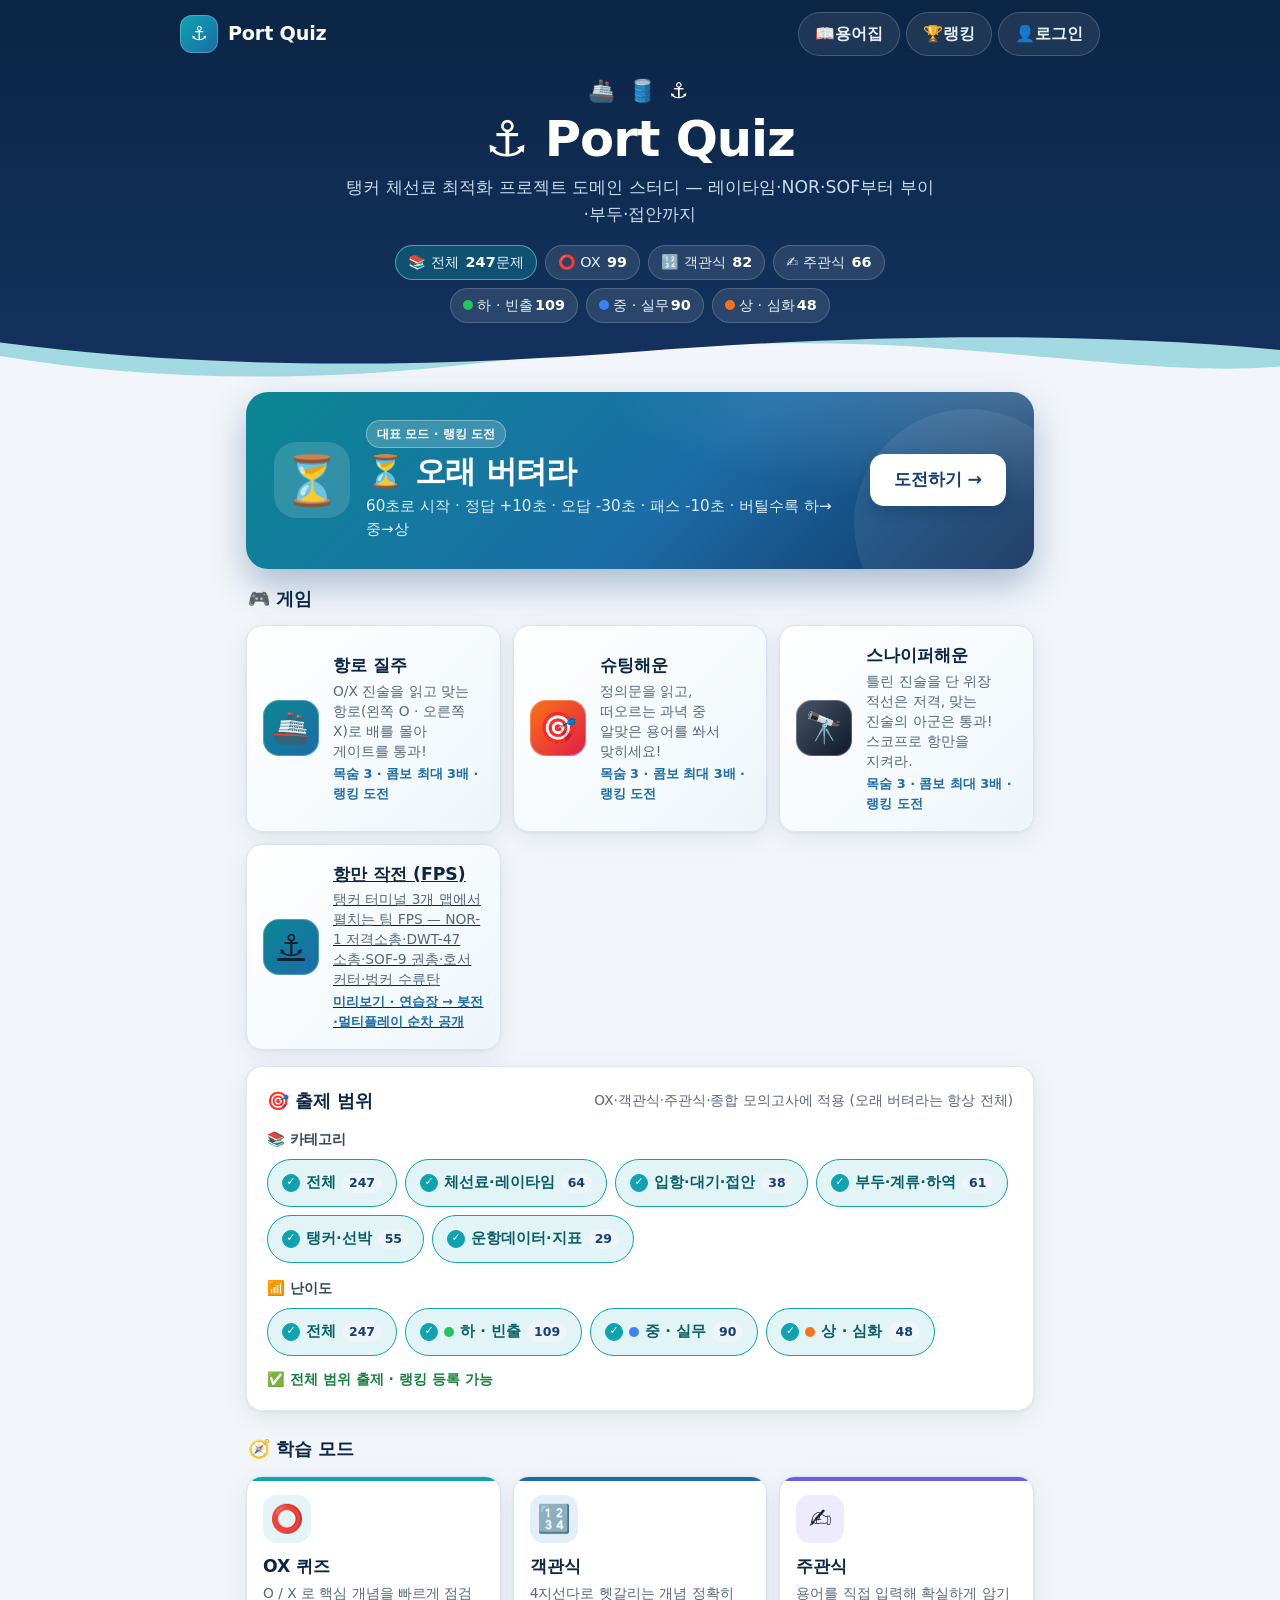
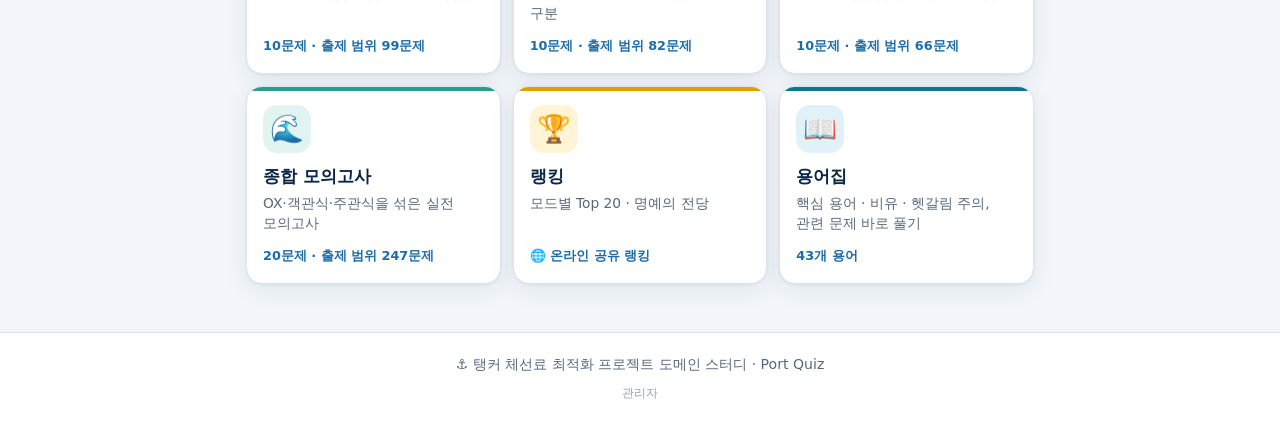
<file: index.html>
<!DOCTYPE html>
<html lang="ko">
<head>
  <meta charset="utf-8">
  <meta name="viewport" content="width=device-width, initial-scale=1, viewport-fit=cover">
  <meta name="description" content="탱커 체선료 최적화 프로젝트 도메인 스터디 퀴즈 — 레이타임·NOR·SOF부터 부이·부두·접안까지. OX·객관식·주관식·오래 버텨라와 랭킹.">
  <meta name="theme-color" content="#0b2545">
  <title>Port Quiz · 탱커 체선료 최적화 도메인 스터디</title>
  <link rel="icon" href="data:image/svg+xml,%3Csvg xmlns='http://www.w3.org/2000/svg' viewBox='0 0 100 100'%3E%3Ctext y='.9em' font-size='90'%3E%E2%9A%93%3C/text%3E%3C/svg%3E">
  <link rel="stylesheet" href="css/style.css">
  <link rel="stylesheet" href="css/shooter.css">
  <link rel="stylesheet" href="css/sniper.css">
</head>
<body>
  <header class="site-header">
    <div class="header-bg">
      <div class="header-inner">
        <a class="brand" href="#/" data-nav>
          <span class="brand-icon" aria-hidden="true">⚓</span>
          <span class="brand-text">Port Quiz</span>
        </a>
        <nav class="header-nav" aria-label="주요 메뉴">
          <a class="nav-link" href="#/glossary" data-nav aria-label="용어집"><span class="nav-ico" aria-hidden="true">📖</span> <span class="nav-txt">용어집</span></a>
          <a class="nav-link" href="#/ranking/survival" data-nav aria-label="랭킹"><span class="nav-ico" aria-hidden="true">🏆</span> <span class="nav-txt">랭킹</span></a>
          <a class="nav-link nav-me" id="nav-me" href="#/me" data-nav hidden aria-label="로그인 · 내 기록"><span class="nav-ico" aria-hidden="true">👤</span> <span class="nav-txt">로그인</span></a>
        </nav>
      </div>
      <div class="hero" id="hero" hidden></div>
    </div>
    <svg class="header-wave" viewBox="0 0 1440 80" preserveAspectRatio="none" aria-hidden="true" focusable="false">
      <path class="wave-back" d="M0,40 C160,72 340,76 520,52 C700,28 880,14 1060,30 C1240,46 1340,64 1440,54 L1440,0 L0,0 Z"/>
      <path class="wave-front" d="M0,22 C220,56 460,58 720,34 C980,10 1220,8 1440,32 L1440,0 L0,0 Z"/>
    </svg>
  </header>

  <main id="app" class="app" tabindex="-1">
    <noscript><p class="noscript">이 퀴즈는 JavaScript가 필요해요. 브라우저에서 JavaScript를 켜 주세요.</p></noscript>
  </main>

  <footer class="site-footer">
    <p>⚓ 탱커 체선료 최적화 프로젝트 도메인 스터디 · Port Quiz</p>
    <p class="footer-sub"><a class="footer-admin" href="#/admin">관리자</a></p>
  </footer>

  <div id="sr-live" class="sr-only" aria-live="polite" aria-atomic="true"></div>

  <script src="js/config.js"></script>
  <script src="js/leaderboard.js"></script>
  <script src="data/q-laytime.js"></script>
  <script src="data/q-arrival.js"></script>
  <script src="data/q-berth.js"></script>
  <script src="data/q-ship.js"></script>
  <script src="data/q-data.js"></script>
  <script src="data/glossary.js"></script>
  <script src="data/shooter-cards.js"></script>
  <script src="js/games/runner.js"></script>
  <script src="js/games/shooter.js"></script>
  <script src="js/games/sniper.js"></script>
  <script src="js/app.js"></script>
</body>
</html>
</file>
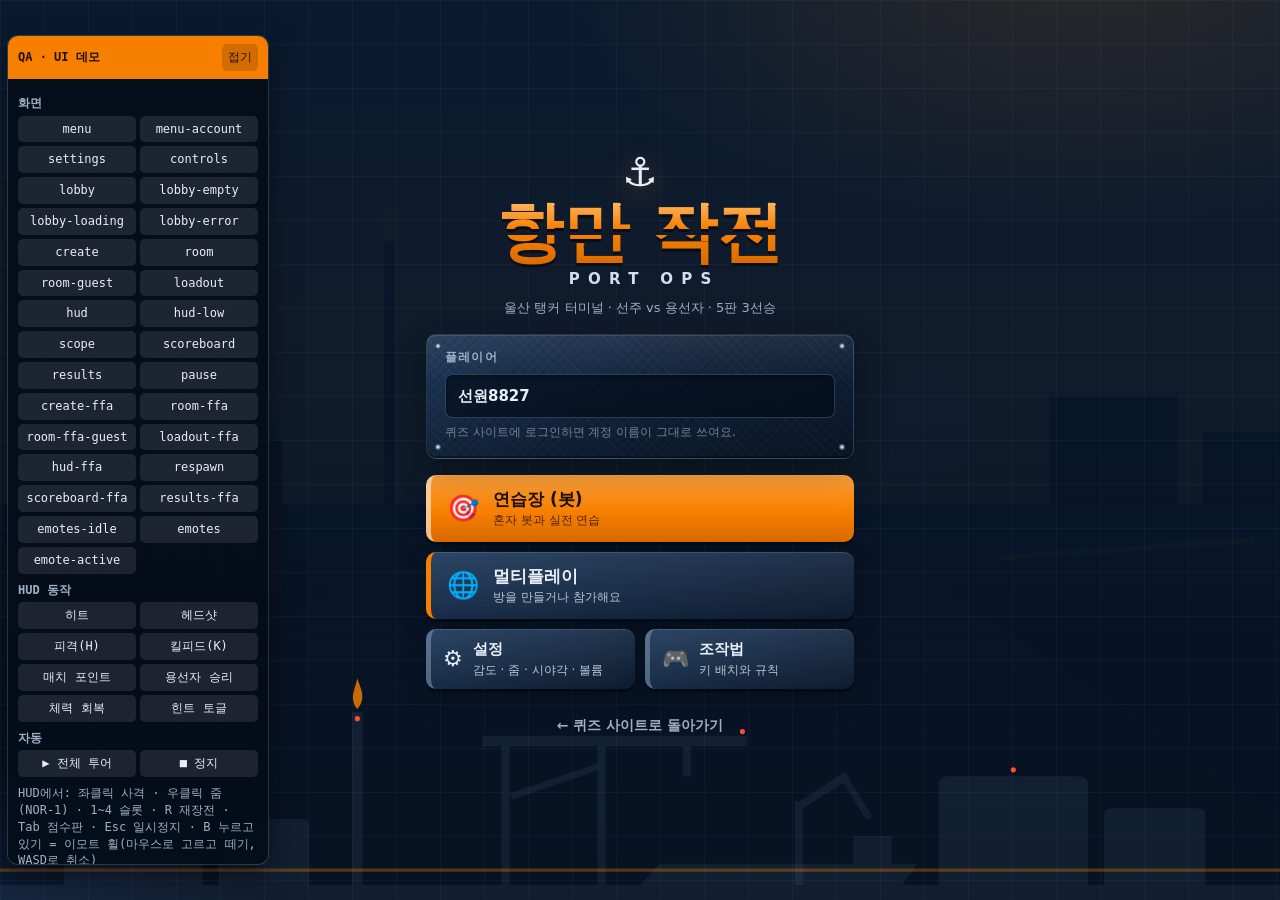
<file: fps/ui-demo.html>
<!DOCTYPE html>
<html lang="ko">
<head>
  <meta charset="utf-8">
  <meta name="viewport" content="width=device-width, initial-scale=1, viewport-fit=cover">
  <meta name="robots" content="noindex">
  <title>⚓ 항만 작전 — UI 데모 (QA)</title>
  <link rel="icon" href="data:,">
  <link rel="stylesheet" href="css/fps.css">
  <style>
    /* 데모 페이지 전용 스타일(QA 패널). 실제 게임 페이지(fps/index.html)에는 필요 없다. */
    html, body { margin: 0; height: 100%; overflow: hidden; background: #06172d; }
    #stage { position: fixed; inset: 0; }
    #scene { position: absolute; inset: 0; width: 100%; height: 100%; display: block; }
    .qa {
      position: fixed; left: 8px; top: 50%; transform: translateY(-50%); z-index: 1000; width: 260px; max-height: 92vh;
      display: flex; flex-direction: column; border-radius: 10px; overflow: hidden;
      font: 12px/1.4 ui-monospace, Consolas, monospace; color: #e9eff7;
      background: rgba(4, 12, 24, .92); box-shadow: 0 0 0 1px rgba(255, 255, 255, .15), 0 10px 30px rgba(0, 0, 0, .5);
    }
    .qa-head { display: flex; align-items: center; justify-content: space-between; gap: 8px; padding: 8px 10px; background: #f77f00; color: #1d1000; }
    .qa-body { padding: 8px 10px 10px; overflow-y: auto; }
    .qa.is-min { width: auto; }
    .qa.is-min .qa-body { display: none; }
    .qa button { font: inherit; color: inherit; cursor: pointer; border: 0; border-radius: 5px; padding: 5px 6px; background: rgba(255, 255, 255, .1); }
    .qa button:hover { background: rgba(255, 255, 255, .2); }
    .qa-head button { background: rgba(0, 0, 0, .15); }
    .qa-grid { display: grid; grid-template-columns: 1fr 1fr; gap: 4px; }
    .qa-label { margin: 8px 0 4px; font-weight: 700; color: #9db0c6; }
    .qa-help { margin: 8px 0 0; color: #9db0c6; }
    .qa-log { margin: 0; padding: 0 0 0 16px; max-height: 180px; overflow-y: auto; color: #cfe0f2; word-break: break-all; }
    .qa-log li + li { margin-top: 2px; }
  </style>
</head>
<body>
  <div id="stage"><canvas id="scene" aria-hidden="true"></canvas></div>
  <noscript>이 데모는 JavaScript(ES 모듈)가 필요합니다.</noscript>
  <script type="module" src="js/ui/demo.js"></script>
</body>
</html>
</file>
<file: css/style.css>
/* Port Quiz — 항만물류 도메인 스터디 · 해양/항만 테마 (외부 폰트/라이브러리 없음) */
:root {
  --navy-900: #071a33;
  --navy: #0b2545;
  --navy-700: #13315c;
  --ocean: #1b6ca8;
  --ocean-600: #134074;
  --teal: #0fa3b1;
  --teal-600: #0b7f8a;
  --foam: #eef4f8;
  --bg: #f2f6fa;
  --card: #ffffff;
  --text: #0f1f33;
  --muted: #56677c;
  --line: #dbe4ee;
  --ok: #15803d;
  --ok-bg: #e7f6ec;
  --ok-line: #86d19e;
  --bad: #c62828;
  --bad-bg: #fdecec;
  --bad-line: #f1a3a3;
  --warn-bg: #fff6e0;
  --warn-line: #f4cf73;
  --warn-text: #7a5300;
  --gold-1: #fff3c4; --gold-2: #f5c542; --gold-3: #c99a12;
  --silver-1: #f6f8fb; --silver-2: #c9d1db; --silver-3: #8c98a8;
  --bronze-1: #ffe3cc; --bronze-2: #e0965a; --bronze-3: #a35a22;
  --radius: 16px;
  --radius-sm: 10px;
  --shadow: 0 6px 24px rgba(11, 37, 69, .08), 0 1px 3px rgba(11, 37, 69, .06);
  --shadow-lg: 0 14px 40px rgba(11, 37, 69, .16);
  --font: "Pretendard", "Apple SD Gothic Neo", "Malgun Gothic", system-ui, sans-serif;
}

*, *::before, *::after { box-sizing: border-box; }
html { -webkit-text-size-adjust: 100%; text-size-adjust: 100%; }
body {
  margin: 0;
  min-height: 100vh;
  display: flex;
  flex-direction: column;
  font-family: var(--font);
  color: var(--text);
  background: var(--bg);
  line-height: 1.6;
  word-break: keep-all;
  overflow-wrap: break-word;
  -webkit-font-smoothing: antialiased;
}
[hidden] { display: none !important; }
button, input { font: inherit; color: inherit; }
button { cursor: pointer; -webkit-tap-highlight-color: transparent; }
button:disabled { cursor: not-allowed; }
:focus-visible { outline: 3px solid var(--teal-600); outline-offset: 2px; }
.site-header :focus-visible, .sv-hud :focus-visible, .mode-hero:focus-visible { outline-color: #7fe3ec; }
[tabindex="-1"]:focus { outline: none; }
.sr-only {
  position: absolute !important; width: 1px; height: 1px; padding: 0; margin: -1px;
  overflow: hidden; clip: rect(0 0 0 0); white-space: nowrap; border: 0;
}
.noscript { margin: 16px 0; padding: 20px; background: #fff; border-radius: var(--radius); box-shadow: var(--shadow); }

/* ---------- 헤더 + 물결 ---------- */
.site-header { position: relative; color: #fff; }
.header-bg { background: linear-gradient(180deg, var(--navy) 0%, var(--navy-700) 100%); }
.header-inner {
  max-width: 960px; margin: 0 auto; padding: 12px 20px;
  display: flex; align-items: center; justify-content: space-between; gap: 12px;
}
.brand {
  display: inline-flex; align-items: center; gap: 10px; min-height: 44px; border-radius: 12px;
  color: #fff; text-decoration: none; font-weight: 800; font-size: 1.2rem; letter-spacing: -.01em;
}
.brand-icon {
  display: inline-grid; place-items: center; width: 38px; height: 38px; border-radius: 12px;
  background: linear-gradient(135deg, var(--teal), var(--ocean));
  box-shadow: inset 0 0 0 1px rgba(255, 255, 255, .22);
}
.nav-link {
  display: inline-flex; align-items: center; min-height: 44px; padding: 0 16px; border-radius: 999px;
  color: #e6f1fa; text-decoration: none; font-weight: 700;
  background: rgba(255, 255, 255, .08); border: 1px solid rgba(255, 255, 255, .18);
  transition: background-color .15s ease;
}
.nav-link:hover { background: rgba(255, 255, 255, .16); }
.hero { padding: 6px 20px 4px; }
.hero-inner { max-width: 960px; margin: 0 auto; text-align: center; }
.hero-emoji { margin: 0; font-size: 1.35rem; letter-spacing: .15em; }
.hero-title {
  margin: 2px 0 6px; font-size: clamp(2rem, 7.5vw, 3.1rem); font-weight: 900;
  letter-spacing: -.02em; line-height: 1.15;
}
.hero-sub { margin: 0 auto 16px; max-width: 34em; color: #c9dcee; font-size: clamp(.95rem, 2.8vw, 1.08rem); }
.hero-stats { list-style: none; margin: 0; padding: 0; display: flex; flex-wrap: wrap; justify-content: center; gap: 8px; }
.stat-pill {
  padding: 5px 12px; border-radius: 999px; font-size: .9rem; color: #e8f2fb;
  background: rgba(255, 255, 255, .1); border: 1px solid rgba(255, 255, 255, .18);
}
.stat-pill b { color: #fff; font-weight: 800; margin-left: 2px; font-variant-numeric: tabular-nums; }
.stat-pill.is-total { background: rgba(15, 163, 177, .3); border-color: rgba(127, 227, 236, .55); }
.header-wave { display: block; width: 100%; height: 40px; margin-top: -1px; }
body.is-home .header-wave { height: 60px; }
.wave-front { fill: var(--navy-700); }
.wave-back { fill: var(--teal); opacity: .35; }

/* ---------- 레이아웃 ---------- */
.app { flex: 1 0 auto; width: 100%; max-width: 820px; margin: 0 auto; padding: 4px 16px 40px; outline: none; }
.site-footer {
  text-align: center; color: var(--muted); font-size: .88rem;
  padding: 20px 16px 28px; border-top: 1px solid var(--line); background: #fff;
}
.site-footer p { margin: 0; }

.card {
  background: var(--card); border-radius: var(--radius); box-shadow: var(--shadow);
  padding: 20px; margin: 0 0 16px; border: 1px solid rgba(219, 228, 238, .8);
}
.section-head { display: flex; flex-wrap: wrap; align-items: center; justify-content: space-between; gap: 8px 12px; margin-bottom: 12px; }
.section-title { margin: 0; font-size: 1.12rem; font-weight: 800; color: var(--navy); }
.section-hint { color: var(--muted); font-size: .85rem; }
.notice { margin: 0 0 12px; padding: 12px 14px; border-radius: var(--radius-sm); font-size: .93rem; border: 1px solid var(--line); background: var(--foam); }
.notice-warn { background: var(--warn-bg); border-color: var(--warn-line); color: var(--warn-text); }
.notice-error { background: var(--bad-bg); border-color: var(--bad-line); color: #8e1c1c; }
.empty { margin: 4px 0; padding: 12px; color: var(--muted); text-align: center; }
.loading { margin: 12px 0; color: var(--muted); text-align: center; }
.count-pill {
  display: inline-block; min-width: 1.9em; padding: 0 8px; border-radius: 999px; text-align: center;
  background: var(--foam); color: var(--ocean-600); font-size: .85rem; vertical-align: middle;
}
.key-hint {
  display: inline-block; padding: 0 6px; border-radius: 6px; line-height: 1.6; font-size: .72rem; font-weight: 600;
  color: var(--muted); background: #fff; border: 1px solid var(--line); border-bottom-width: 2px;
}

/* ---------- 버튼 (최소 높이 48px) ---------- */
.btn {
  display: inline-flex; align-items: center; justify-content: center; gap: 6px;
  min-height: 48px; padding: 0 20px; border-radius: 12px; border: 1px solid transparent;
  font-weight: 700; font-size: 1rem; text-decoration: none; text-align: center; line-height: 1.3;
  transition: transform .12s ease, box-shadow .12s ease, background-color .12s ease, border-color .12s ease;
}
.btn:active:not(:disabled) { transform: translateY(1px) scale(.99); }
.btn-primary { background: linear-gradient(135deg, var(--teal) 0%, var(--ocean) 100%); color: #fff; box-shadow: 0 6px 16px rgba(27, 108, 168, .28); }
.btn-primary:hover:not(:disabled) { box-shadow: 0 8px 22px rgba(27, 108, 168, .38); }
.btn-primary:disabled { background: #b9c6d3; box-shadow: none; color: #f6f8fa; }
.btn-ghost { background: #fff; color: var(--navy); border-color: var(--line); }
.btn-ghost:hover:not(:disabled) { background: var(--foam); border-color: #c3d3e3; }
.btn-ghost:disabled { color: #9aa8b8; }
.btn-danger { background: var(--bad); color: #fff; }
.btn-danger:hover { background: #a91f1f; }
.btn-quit { padding: 0 16px; font-size: .9rem; font-weight: 600; color: var(--muted); background: #fff; border-color: var(--line); border-radius: 999px; }
.btn-quit:hover { color: var(--bad); border-color: var(--bad-line); }
.btn-xl { min-height: 60px; padding: 0 40px; font-size: 1.2rem; border-radius: 16px; }
.btn-sm { padding: 0 16px; font-size: .92rem; }
.btn-block { width: 100%; }

/* ---------- 홈 ---------- */
.home { padding-top: 2px; }
.mode-hero {
  position: relative; overflow: hidden; width: 100%; margin: 0 0 16px; padding: 22px 20px 20px;
  display: grid; grid-template-columns: auto 1fr; column-gap: 16px; align-items: center;
  grid-template-areas: "icon badge" "icon title" "icon desc" "cta cta";
  text-align: left; color: #fff; border: 0; border-radius: 22px;
  background:
    radial-gradient(120% 140% at 100% 0%, rgba(255, 255, 255, .2) 0%, rgba(255, 255, 255, 0) 45%),
    linear-gradient(135deg, #0b8793 0%, #1b6ca8 55%, #13315c 100%);
  box-shadow: 0 16px 36px rgba(19, 64, 116, .32);
  transition: transform .15s ease, box-shadow .15s ease;
}
.mode-hero::after {
  content: ""; position: absolute; right: -50px; bottom: -70px; width: 230px; height: 230px;
  border-radius: 50%; background: rgba(255, 255, 255, .07); pointer-events: none;
}
.mode-hero:hover:not(:disabled) { transform: translateY(-2px); box-shadow: 0 20px 44px rgba(19, 64, 116, .42); }
.mode-hero:disabled { filter: grayscale(.6); opacity: .7; }
.mode-hero-badge {
  grid-area: badge; justify-self: start; padding: 3px 10px; border-radius: 999px; font-size: .78rem; font-weight: 700;
  background: rgba(255, 255, 255, .18); border: 1px solid rgba(255, 255, 255, .32);
}
.mode-hero-icon {
  grid-area: icon; width: 76px; height: 76px; display: grid; place-items: center;
  font-size: 3rem; line-height: 1; border-radius: 22px; background: rgba(255, 255, 255, .14);
}
.mode-hero-title { grid-area: title; margin-top: 4px; font-size: clamp(1.45rem, 5.4vw, 1.95rem); font-weight: 900; letter-spacing: -.02em; line-height: 1.25; }
.mode-hero-desc { grid-area: desc; margin-top: 4px; color: #dff1fb; font-size: .95rem; line-height: 1.5; }
.mode-hero-cta {
  grid-area: cta; position: relative; z-index: 1; margin-top: 16px; min-height: 52px; padding: 0 24px;
  display: flex; align-items: center; justify-content: center;
  border-radius: 14px; background: #fff; color: var(--ocean-600); font-weight: 800; font-size: 1.08rem;
  box-shadow: 0 6px 14px rgba(7, 26, 51, .2);
}
@media (min-width: 640px) {
  .mode-hero {
    padding: 28px; grid-template-columns: auto 1fr auto;
    grid-template-areas: "icon badge cta" "icon title cta" "icon desc cta";
  }
  .mode-hero-cta { margin: 0 0 0 8px; }
}

.chips { display: flex; flex-wrap: wrap; gap: 8px; }
.chip {
  display: inline-flex; align-items: center; gap: 6px; min-height: 48px; padding: 0 14px;
  border-radius: 999px; border: 1.5px solid var(--line); background: #fff; color: var(--muted);
  font-weight: 600; font-size: .93rem; transition: background-color .12s, border-color .12s, color .12s;
}
.chip:hover { border-color: #9fc0da; }
.chip[aria-pressed="true"] { background: #e3f4f6; border-color: var(--teal); color: #075e66; }
.chip-check {
  display: inline-grid; place-items: center; width: 18px; height: 18px; border-radius: 50%;
  border: 1.5px solid currentColor; font-size: .68rem; line-height: 1; font-weight: 900;
}
.chip[aria-pressed="true"] .chip-check { background: var(--teal); border-color: var(--teal); color: #fff; }
.chip-count { padding: 0 7px; border-radius: 999px; background: var(--foam); color: var(--ocean-600); font-size: .78rem; font-weight: 700; }
.chip-all { font-weight: 800; }
.filter-note { margin: 12px 0 0; font-size: .88rem; font-weight: 600; color: var(--ok); }
.filter-note.is-warn { color: var(--warn-text); }

.modes { margin: 24px 0 8px; }
.modes > .section-title { margin: 0 0 12px 2px; }
.mode-grid { display: grid; grid-template-columns: repeat(2, minmax(0, 1fr)); gap: 12px; }
.mode-card {
  position: relative; overflow: hidden; display: flex; flex-direction: column; align-items: flex-start; gap: 4px;
  min-height: 156px; padding: 18px 16px 16px; text-align: left; color: var(--text);
  border-radius: var(--radius); background: #fff; border: 1px solid var(--line); box-shadow: var(--shadow);
  transition: transform .15s ease, box-shadow .15s ease, border-color .15s ease;
}
.mode-card::before { content: ""; position: absolute; left: 0; top: 0; right: 0; height: 4px; background: var(--accent, var(--teal)); }
.mode-card:hover:not(:disabled) { transform: translateY(-2px); box-shadow: var(--shadow-lg); border-color: #bcd3e6; }
.mode-card:disabled { opacity: .55; filter: grayscale(.5); }
.mode-icon {
  width: 48px; height: 48px; margin-bottom: 6px; display: grid; place-items: center;
  font-size: 1.7rem; line-height: 1; border-radius: 14px; background: var(--accent-bg, #e3f4f6);
}
.mode-title { font-weight: 800; font-size: 1.08rem; color: var(--navy); }
.mode-desc { font-size: .86rem; color: var(--muted); line-height: 1.45; }
.mode-meta { margin-top: auto; padding-top: 8px; font-size: .8rem; font-weight: 700; color: var(--ocean); }
.mode-meta.is-empty { color: var(--bad); }
.mode-ox { --accent: #0fa3b1; --accent-bg: #e3f5f7; }
.mode-mc { --accent: #1b6ca8; --accent-bg: #e4eef8; }
.mode-short { --accent: #6c5ce7; --accent-bg: #eeebfd; }
.mode-mixed { --accent: #2a9d8f; --accent-bg: #e2f4f1; }
.mode-ranking { --accent: #e0a100; --accent-bg: #fff4d6; }
@media (min-width: 720px) {
  .mode-grid { grid-template-columns: repeat(3, minmax(0, 1fr)); }
}

/* ---------- 일반 퀴즈 ---------- */
.quiz-top {
  position: sticky; top: 0; z-index: 5; margin: 0 0 8px; padding: 10px 0 12px;
  background: rgba(242, 246, 250, .94);
}
.quiz-meta { display: flex; flex-wrap: wrap; align-items: center; gap: 8px 12px; margin-bottom: 10px; }
.mode-pill { font-weight: 800; color: var(--navy); font-size: .95rem; }
.q-count { padding: 2px 10px; border-radius: 999px; background: #e4eef8; color: var(--ocean); font-weight: 800; font-variant-numeric: tabular-nums; }
.elapsed { color: var(--muted); font-weight: 600; font-variant-numeric: tabular-nums; }
.quiz-meta .btn-quit { margin-left: auto; }
.progress { height: 8px; border-radius: 999px; background: #dde7f0; overflow: hidden; }
.progress-bar { height: 100%; width: 0; border-radius: inherit; background: linear-gradient(90deg, var(--teal), var(--ocean)); transition: width .3s ease; }

.q-card {
  padding: 22px 20px; border-radius: 20px; background: #fff; box-shadow: var(--shadow);
  border: 1px solid rgba(219, 228, 238, .8); animation: fade-up .25s ease both;
}
.q-tags { display: flex; flex-wrap: wrap; gap: 6px; margin-bottom: 10px; }
.tag { display: inline-flex; align-items: center; padding: 2px 10px; border-radius: 999px; font-size: .78rem; font-weight: 700; background: #e8f1f8; color: var(--ocean-600); }
.badge { display: inline-flex; align-items: center; padding: 2px 10px; border-radius: 999px; font-size: .78rem; font-weight: 800; color: #fff; background: var(--teal-600); }
.badge-ox { background: var(--teal-600); }
.badge-mc { background: var(--ocean); }
.badge-short { background: #5b4bd6; }
.q-text { margin: 4px 0 18px; font-size: clamp(1.1rem, 4.2vw, 1.32rem); line-height: 1.55; font-weight: 700; color: var(--navy-900); white-space: pre-wrap; }

.answer-ox { display: grid; grid-template-columns: 1fr 1fr; gap: 12px; }
.ox-btn {
  position: relative; display: flex; flex-direction: column; align-items: center; justify-content: center; gap: 2px;
  min-height: 132px; border-radius: 18px; border: 2px solid var(--line); background: #fff;
  transition: transform .12s ease, border-color .12s ease, background-color .12s ease, box-shadow .12s ease;
}
.ox-glyph { font-size: 3.4rem; font-weight: 900; line-height: 1; }
.ox-o .ox-glyph { color: var(--ocean); }
.ox-x .ox-glyph { color: #d64545; }
.ox-label { font-weight: 700; color: var(--muted); font-size: .92rem; }
.ox-btn .key-hint { position: absolute; top: 10px; right: 10px; }
.ox-btn:hover:not(:disabled) { transform: translateY(-2px); box-shadow: var(--shadow-lg); }
.ox-o:hover:not(:disabled) { border-color: var(--ocean); background: #f1f7fc; }
.ox-x:hover:not(:disabled) { border-color: #d64545; background: #fdf3f3; }

.answer-mc { display: grid; gap: 10px; }
.choice {
  position: relative; display: flex; align-items: center; gap: 12px; width: 100%; min-height: 56px;
  padding: 10px 44px 10px 12px; text-align: left; font-size: 1rem;
  border-radius: 14px; border: 2px solid var(--line); background: #fff;
  transition: border-color .12s ease, background-color .12s ease;
}
.choice:hover:not(:disabled) { border-color: var(--ocean); background: #f3f8fc; }
.choice-num {
  flex: 0 0 auto; width: 32px; height: 32px; display: grid; place-items: center;
  border-radius: 10px; background: #e4eef8; color: var(--ocean-600); font-weight: 800; font-size: .95rem;
}
.choice-text { flex: 1 1 auto; line-height: 1.45; }

/* 정오 표시 (색 + ✓/✗ 아이콘 병기) */
.mark { position: absolute; right: 12px; top: 50%; transform: translateY(-50%); font-size: 1.3rem; font-weight: 900; line-height: 1; }
.mark:empty { display: none; }
.ox-btn .mark { top: 10px; left: 12px; right: auto; transform: none; }
.ox-btn:disabled, .choice:disabled { cursor: default; color: inherit; }
.ox-btn.is-answer, .choice.is-answer { border-color: var(--ok); background: var(--ok-bg); }
.is-answer .mark { color: var(--ok); }
.is-answer .choice-num { background: var(--ok); color: #fff; }
.ox-btn.is-wrong, .choice.is-wrong { border-color: var(--bad); background: var(--bad-bg); animation: shake .4s ease; }
.is-wrong .mark { color: var(--bad); }
.is-wrong .choice-num { background: var(--bad); color: #fff; }
.ox-btn.is-correct, .choice.is-correct { animation: pop .35s ease; box-shadow: 0 0 0 4px rgba(21, 128, 61, .18); }
.is-dim { opacity: .5; }

.short-row { display: flex; gap: 8px; }
.text-input {
  flex: 1 1 auto; min-width: 0; min-height: 52px; padding: 0 14px; font-size: 1.05rem;
  border-radius: 12px; border: 2px solid var(--line); background: #fff;
  transition: border-color .12s ease, box-shadow .12s ease;
}
.text-input:focus { outline: none; border-color: var(--teal); box-shadow: 0 0 0 4px rgba(15, 163, 177, .2); }
.text-input:disabled { background: #f5f8fb; color: var(--text); opacity: 1; -webkit-text-fill-color: currentColor; }
.text-input.is-invalid { border-color: var(--bad); }
.short-mark { flex: 0 0 auto; width: 52px; display: grid; place-items: center; border-radius: 12px; font-size: 1.4rem; font-weight: 900; }
.short-mark:empty { display: none; }
.short-submit { flex: 0 0 auto; min-width: 84px; }
.short-row.is-correct { animation: pop .35s ease; }
.short-row.is-correct .short-mark { background: var(--ok); color: #fff; }
.short-row.is-correct .text-input { border-color: var(--ok); background: var(--ok-bg); }
.short-row.is-wrong { animation: shake .4s ease; }
.short-row.is-wrong .short-mark { background: var(--bad); color: #fff; }
.short-row.is-wrong .text-input { border-color: var(--bad); background: var(--bad-bg); }
.short-hint { margin: 8px 2px 0; font-size: .8rem; color: var(--muted); }

.feedback { margin-top: 18px; padding: 16px; border-radius: 14px; border: 1.5px solid var(--line); background: var(--foam); animation: fade-up .2s ease both; }
.feedback.is-correct { background: var(--ok-bg); border-color: var(--ok-line); }
.feedback.is-wrong { background: var(--bad-bg); border-color: var(--bad-line); }
.fb-head { display: flex; align-items: center; gap: 8px; margin: 0 0 6px; font-weight: 800; font-size: 1.08rem; }
.feedback.is-correct .fb-head { color: var(--ok); }
.feedback.is-wrong .fb-head { color: var(--bad); }
.fb-icon { display: inline-grid; place-items: center; width: 28px; height: 28px; border-radius: 50%; color: #fff; font-size: .95rem; }
.feedback.is-correct .fb-icon { background: var(--ok); }
.feedback.is-wrong .fb-icon { background: var(--bad); }
.fb-mine, .fb-answer, .fb-accept { margin: 4px 0; }
.fb-answer strong { color: var(--navy-900); }
.fb-accept { font-size: .85rem; color: var(--muted); }
.fb-expl { margin: 10px 0 0; padding: 12px 14px; border-radius: 10px; background: rgba(255, 255, 255, .78); color: #23364d; font-size: .95rem; white-space: pre-wrap; }
.fb-expl-label { display: block; margin-bottom: 2px; font-weight: 800; color: var(--ocean-600); font-size: .85rem; }
.fb-actions { display: flex; align-items: center; gap: 10px; margin-top: 14px; }
.btn-next { flex: 1 1 auto; }

/* ---------- 오래 버텨라 (서바이벌) ---------- */
.sv-intro { text-align: center; padding: 28px 20px; }
.sv-intro-icon {
  width: 92px; height: 92px; margin: 0 auto 8px; display: grid; place-items: center;
  font-size: 3.2rem; border-radius: 28px; background: linear-gradient(135deg, #e3f5f7, #e4eef8);
}
.page-title { margin: 0; font-size: clamp(1.5rem, 5.5vw, 2rem); font-weight: 900; color: var(--navy); letter-spacing: -.02em; }
.sv-intro-lead { margin: 6px auto 18px; max-width: 32em; color: var(--muted); }
.rules { list-style: none; margin: 0 auto 16px; padding: 0; max-width: 560px; display: grid; gap: 8px; text-align: left; }
.rules li { display: flex; align-items: flex-start; gap: 12px; padding: 12px 14px; border-radius: 12px; background: var(--foam); }
.rule-ico { flex: 0 0 auto; font-size: 1.2rem; line-height: 1.5; }
.sv-intro-meta { margin: 0 0 18px; font-size: .85rem; color: var(--muted); }
.sv-intro-actions { display: flex; flex-wrap: wrap; justify-content: center; gap: 10px; }

.countdown-card { text-align: center; padding: 36px 20px 28px; }
.countdown-label { margin: 0; font-weight: 700; color: var(--muted); }
.countdown { min-height: 170px; display: grid; place-items: center; }
.countdown-num {
  display: inline-block; font-size: clamp(5rem, 26vw, 8rem); font-weight: 900; line-height: 1;
  color: var(--ocean); text-shadow: 0 8px 24px rgba(27, 108, 168, .25); animation: countdown-pop .9s ease both;
}
.countdown-num.is-go { color: var(--teal-600); font-size: clamp(3.6rem, 18vw, 6rem); }

.sv-hud {
  position: sticky; top: 0; z-index: 5; margin: 4px 0 12px; padding: 12px;
  display: grid; gap: 8px 10px; grid-template-columns: 1.1fr 1fr; grid-template-areas: "timer correct" "side side";
  color: #fff; border-radius: 18px; box-shadow: var(--shadow-lg);
  background: linear-gradient(135deg, var(--navy) 0%, var(--navy-700) 100%);
}
.hud-label { font-size: .75rem; font-weight: 600; color: #a9c3dc; }
.hud-timer { position: relative; grid-area: timer; display: flex; flex-direction: column; justify-content: center; padding: 6px 12px; border-radius: 14px; background: rgba(255, 255, 255, .08); transition: background-color .2s ease; }
.hud-time { font-size: clamp(1.9rem, 8vw, 2.5rem); font-weight: 900; line-height: 1.1; letter-spacing: .02em; font-variant-numeric: tabular-nums; }
.hud-timer.is-danger { background: rgba(229, 57, 53, .25); }
.hud-timer.is-danger .hud-time { color: #ff7070; animation: timer-pulse 1s ease-in-out infinite; }
.hud-correct { grid-area: correct; display: flex; flex-direction: column; align-items: center; justify-content: center; padding: 6px 10px; border-radius: 14px; background: rgba(15, 163, 177, .24); }
.hud-correct-num { font-size: clamp(2.3rem, 10vw, 3.1rem); font-weight: 900; line-height: 1.05; font-variant-numeric: tabular-nums; }
.hud-side { grid-area: side; display: flex; flex-wrap: wrap; align-items: center; justify-content: space-between; gap: 6px 12px; font-size: .9rem; color: #d3e3f1; }
.hud-lv, .hud-surv, .hud-attempts { display: inline-flex; align-items: center; gap: 4px; white-space: nowrap; }
.hud-side b { color: #fff; font-variant-numeric: tabular-nums; }
.hud-combo { display: inline-flex; align-items: center; gap: 4px; padding: 3px 12px; border-radius: 999px; background: rgba(255, 255, 255, .08); transition: background-color .2s ease; }
.hud-combo .fire { display: none; }
.hud-combo.is-hot { color: #fff; font-weight: 800; background: linear-gradient(135deg, #ff8a00, #e52e71); box-shadow: 0 0 16px rgba(255, 120, 0, .55); }
.hud-combo.is-hot .fire { display: inline; }
.bump { animation: pop .3s ease; }
@media (min-width: 640px) {
  .sv-hud { grid-template-columns: 1.1fr .9fr 1.5fr; grid-template-areas: "timer correct side"; }
  .hud-side { display: grid; grid-template-columns: auto auto; align-content: center; justify-content: start; gap: 8px 14px; }
}
.time-delta {
  position: absolute; top: 6px; right: 10px; pointer-events: none;
  font-size: 1.15rem; font-weight: 900; text-shadow: 0 2px 6px rgba(0, 0, 0, .35);
  animation: delta-float 1.2s ease-out forwards;
}
.time-delta.is-plus { color: #4ade80; }
.time-delta.is-minus { color: #ff6b6b; }
.time-delta.is-pass { color: #fbbf24; }
.level-up {
  display: flex; flex-wrap: wrap; align-items: center; gap: 8px; margin: 0 0 12px; padding: 8px 12px;
  border-radius: 12px; background: linear-gradient(135deg, #fff4e5, #ffe8d6); color: #9a3412;
  font-weight: 800; font-size: .92rem; animation: pop-in .35s ease both;
}
.fl-dead { flex-basis: 100%; font-weight: 800; }
.sv-flash { margin-top: 14px; padding: 12px 14px; display: flex; flex-wrap: wrap; align-items: center; gap: 6px; border-radius: 12px; font-weight: 700; animation: fade-up .15s ease both; }
.sv-flash.is-correct { background: var(--ok-bg); color: var(--ok); border: 1.5px solid var(--ok-line); }
.sv-flash.is-wrong { background: var(--bad-bg); color: var(--bad); border: 1.5px solid var(--bad-line); }
.sv-flash strong { color: var(--navy-900); }
.fl-icon { display: inline-grid; place-items: center; width: 24px; height: 24px; border-radius: 50%; color: #fff; font-size: .85rem; }
.sv-flash.is-correct .fl-icon { background: var(--ok); }
.sv-flash.is-wrong .fl-icon { background: var(--bad); }
.sv-actions { display: flex; gap: 10px; margin-top: 14px; }
.sv-actions .btn-pass { flex: 1 1 auto; }
.btn-pass.is-locked { opacity: .55; }

/* ---------- 결과 ---------- */
.result-hero { text-align: center; padding: 26px 20px; background: radial-gradient(120% 100% at 50% 0%, #e7f4fb 0%, #fff 62%); }
.result-hero.is-sv { background: radial-gradient(120% 100% at 50% 0%, #e0f4f6 0%, #fff 62%); }
.result-mode { margin: 0; font-weight: 700; color: var(--ocean); font-size: .92rem; }
.result-title { margin: 6px 0 2px; font-size: clamp(1.35rem, 5vw, 1.75rem); font-weight: 900; color: var(--navy); }
.result-sub { margin: 0; color: var(--muted); font-weight: 600; }
.result-score { margin: 12px 0 4px; line-height: 1; color: var(--navy); }
.result-score .big { font-size: clamp(3.6rem, 18vw, 5rem); font-weight: 900; color: var(--ocean-600); font-variant-numeric: tabular-nums; }
.result-score .of { margin-left: 4px; font-size: 1.4rem; font-weight: 800; color: var(--muted); }
.result-stats { display: grid; grid-template-columns: repeat(3, minmax(0, 1fr)); gap: 8px; margin: 18px 0 0; }
.stat { padding: 10px 6px; border-radius: 12px; background: #fff; border: 1px solid var(--line); }
.stat dt { font-size: .78rem; font-weight: 600; color: var(--muted); }
.stat dd { margin: 2px 0 0; font-size: 1.15rem; font-weight: 800; color: var(--navy); font-variant-numeric: tabular-nums; }
.result-filter { margin: 12px 0 0; font-size: .85rem; color: var(--warn-text); }
.result-actions { display: flex; flex-wrap: wrap; justify-content: center; gap: 10px; margin-top: 20px; }
.result-actions .btn { flex: 1 1 140px; max-width: 240px; }

.storage-badge {
  display: inline-flex; align-items: center; gap: 4px; padding: 4px 10px; border-radius: 999px;
  font-size: .78rem; font-weight: 700; background: var(--foam); color: var(--ocean-600); border: 1px solid #cfe0ee;
}
.storage-badge.is-shared { background: #e3f5f7; color: #075e66; border-color: #a9dfe4; }
.storage-badge.is-local { background: #f1f4f8; color: #44556b; }
.storage-badge.is-off { background: var(--warn-bg); color: var(--warn-text); border-color: var(--warn-line); }
.rank-form { display: flex; gap: 8px; }
.rank-form .btn { flex: 0 0 auto; }
.rank-form.is-disabled { opacity: .6; }
.field-error { margin: 6px 2px 0; color: var(--bad); font-size: .88rem; font-weight: 600; }
.field-error:empty { display: none; }
.rank-success { margin: 14px 0 4px; padding: 14px 16px; border-radius: 14px; text-align: center; background: linear-gradient(135deg, #e3f5f7, #e4eef8); animation: pop-in .35s ease both; }
.rank-success.is-podium.place-1 { background: linear-gradient(135deg, var(--gold-1), #ffe08a); box-shadow: 0 0 0 2px var(--gold-2) inset; }
.rank-success.is-podium.place-2 { background: linear-gradient(135deg, var(--silver-1), #dfe5ec); box-shadow: 0 0 0 2px var(--silver-2) inset; }
.rank-success.is-podium.place-3 { background: linear-gradient(135deg, var(--bronze-1), #f6c9a2); box-shadow: 0 0 0 2px var(--bronze-2) inset; }
.rank-success-main { margin: 0; display: flex; align-items: center; justify-content: center; gap: 8px; font-size: 1.6rem; font-weight: 900; color: var(--navy); }
.rank-success-medal { display: inline-block; font-size: 2.4rem; animation: medal-swing 1.1s ease both; }
.rank-success-sub { margin: 4px 0 0; font-size: .9rem; color: #33475e; }
.mini-rank { margin-top: 14px; display: grid; gap: 10px; }
.mini-title { margin: 4px 0 0; font-size: 1rem; color: var(--navy); }
.mini-note { margin: 0; font-size: .85rem; color: var(--muted); text-align: center; }

.review-list { list-style: none; margin: 0; padding: 0; display: grid; gap: 12px; }
.review-item { padding: 14px; border-radius: 14px; border: 1px solid var(--line); background: #fbfdff; }
.review-q { margin: 0 0 10px; font-weight: 700; color: var(--navy-900); white-space: pre-wrap; }
.review-line { display: flex; align-items: flex-start; gap: 8px; margin: 4px 0; font-size: .95rem; }
.review-line .mk { flex: 0 0 auto; width: 22px; height: 22px; margin-top: 2px; display: inline-grid; place-items: center; border-radius: 50%; color: #fff; font-size: .75rem; font-weight: 900; }
.review-line.is-wrong .mk { background: var(--bad); }
.review-line.is-correct .mk { background: var(--ok); }
.review-line .lbl { flex: 0 0 auto; min-width: 2.6em; font-weight: 700; color: var(--muted); }
.review-line.is-wrong .val { color: var(--bad); }
.review-line.is-correct .val { color: var(--ok); font-weight: 700; }
.review-expl { margin: 10px 0 0; padding: 10px 12px; border-radius: 10px; background: var(--foam); font-size: .92rem; color: #23364d; white-space: pre-wrap; }

/* ---------- 랭킹 ---------- */
.page-head { display: flex; flex-wrap: wrap; align-items: center; justify-content: space-between; gap: 10px; margin: 4px 0 14px; }
.tabs { display: flex; gap: 6px; margin: 0 0 14px; padding: 4px; overflow-x: auto; border-radius: 16px; background: #e4ecf4; scrollbar-width: none; }
.tabs::-webkit-scrollbar { display: none; }
.tab {
  flex: 1 0 auto; display: inline-flex; align-items: center; justify-content: center; gap: 6px;
  min-height: 48px; padding: 0 14px; border: 0; border-radius: 12px; background: transparent;
  color: #45586e; font-weight: 700; font-size: .92rem; white-space: nowrap;
}
.tab:hover { background: rgba(255, 255, 255, .6); }
.tab.is-active { background: #fff; color: var(--navy); box-shadow: 0 2px 8px rgba(11, 37, 69, .12); }
.rank-panel { min-height: 220px; padding: 20px 16px; border-radius: var(--radius); background: #fff; box-shadow: var(--shadow); border: 1px solid rgba(219, 228, 238, .8); }
.rank-list-title { margin: 22px 0 10px; }
.state-box { display: grid; justify-items: center; gap: 6px; padding: 28px 12px; text-align: center; }
.state-icon { font-size: 2.6rem; line-height: 1; }
.state-title { margin: 0; font-weight: 800; font-size: 1.08rem; color: var(--navy); }
.state-msg { margin: 0; max-width: 30em; color: var(--muted); font-size: .92rem; }
.state-box .btn { margin-top: 10px; }
.spinner { width: 28px; height: 28px; margin-top: 6px; border-radius: 50%; border: 3px solid #d6e4ef; border-top-color: var(--teal); animation: spin .8s linear infinite; }
.page-actions { display: flex; flex-wrap: wrap; gap: 10px; margin-top: 16px; }
.page-actions .btn { flex: 1 1 200px; }

.podium { list-style: none; margin: 8px 0 0; padding: 0; display: flex; align-items: flex-end; justify-content: center; gap: 8px; }
.podium-col { flex: 1 1 0; min-width: 0; max-width: 190px; display: flex; flex-direction: column; animation: rise .5s ease both; }
.podium-col.place-1 { order: 2; animation-delay: .24s; }
.podium-col.place-2 { order: 1; animation-delay: .12s; }
.podium-col.place-3 { order: 3; }
.podium-person { min-width: 0; padding: 0 4px 8px; display: flex; flex-direction: column; align-items: center; gap: 2px; text-align: center; }
.podium-medal { font-size: 2.2rem; line-height: 1.1; }
.place-1 .podium-medal { font-size: 2.9rem; }
.podium-name { max-width: 100%; overflow: hidden; text-overflow: ellipsis; white-space: nowrap; font-weight: 800; color: var(--navy); }
.podium-score { font-weight: 900; color: var(--ocean-600); font-variant-numeric: tabular-nums; }
.podium-acc { font-size: .78rem; color: var(--muted); }
.podium-base {
  display: grid; place-items: center; border-radius: 14px 14px 6px 6px; font-size: 1.7rem; font-weight: 900;
  box-shadow: inset 0 -6px 0 rgba(0, 0, 0, .08), 0 6px 14px rgba(11, 37, 69, .12);
}
.place-1 .podium-base { height: 130px; color: #6f5200; background: linear-gradient(180deg, var(--gold-1) 0%, var(--gold-2) 55%, var(--gold-3) 100%); }
.place-2 .podium-base { height: 98px; color: #3f4a59; background: linear-gradient(180deg, var(--silver-1) 0%, var(--silver-2) 55%, var(--silver-3) 100%); }
.place-3 .podium-base { height: 74px; color: #5e2e0c; background: linear-gradient(180deg, var(--bronze-1) 0%, var(--bronze-2) 55%, var(--bronze-3) 100%); }
.podium-col.is-empty { opacity: .45; }
.podium-col.is-me .podium-name { color: var(--teal-600); }
.me-badge { display: inline-block; margin-left: 6px; padding: 0 7px; border-radius: 999px; background: var(--teal-600); color: #fff; font-size: .7rem; font-weight: 800; line-height: 1.6; vertical-align: middle; }

.table-wrap { overflow-x: auto; -webkit-overflow-scrolling: touch; border-radius: 12px; border: 1px solid var(--line); }
.rank-table { width: 100%; min-width: 480px; border-collapse: collapse; font-size: .92rem; }
.rank-table.is-compact { min-width: 0; }
.rank-table th { padding: 10px; background: #f3f7fb; color: var(--muted); font-size: .78rem; font-weight: 700; text-align: left; white-space: nowrap; }
.rank-table td { padding: 10px; border-top: 1px solid #edf2f7; white-space: nowrap; font-variant-numeric: tabular-nums; color: #44566c; }
.rank-table .c-rank { width: 56px; text-align: center; font-weight: 800; color: var(--muted); }
.rank-table td.c-name { min-width: 92px; white-space: normal; word-break: break-all; font-weight: 700; color: var(--navy); }
.rank-table td.c-score { font-weight: 800; color: var(--ocean-600); }
.rank-table .medal { font-size: 1.3rem; line-height: 1; }
.rank-table tr.top-1 td { background: #fff6d5; }
.rank-table tr.top-2 td { background: #eef2f6; }
.rank-table tr.top-3 td { background: #fcebdc; }
.rank-table tr.is-me td { background: #d8f2f4; }
.rank-table tr.is-me td.c-rank { box-shadow: inset 4px 0 0 var(--teal); }

/* ---------- 모달 ---------- */
.modal-backdrop {
  position: fixed; top: 0; right: 0; bottom: 0; left: 0; z-index: 100; padding: 20px;
  display: grid; place-items: center; background: rgba(7, 26, 51, .55); animation: fade-in .15s ease both;
}
.modal { width: 100%; max-width: 400px; padding: 24px 20px 20px; text-align: center; border-radius: 20px; background: #fff; box-shadow: 0 24px 60px rgba(7, 26, 51, .35); animation: pop-in .2s ease both; }
.modal-icon { margin: 0; font-size: 2.2rem; line-height: 1.2; }
.modal-title { margin: 6px 0; font-size: 1.2rem; color: var(--navy); }
.modal-msg { margin: 0 0 18px; color: var(--muted); font-size: .95rem; }
.modal-actions { display: flex; gap: 10px; }
.modal-actions .btn { flex: 1 1 0; }
body.modal-open { overflow: hidden; }

/* ---------- 컨페티 ---------- */
.confetti { position: fixed; top: 0; right: 0; bottom: 0; left: 0; z-index: 90; overflow: hidden; pointer-events: none; }
.confetti-piece {
  position: absolute; top: -18px; width: 9px; height: 14px; border-radius: 2px;
  animation-name: confetti-fall; animation-timing-function: cubic-bezier(.25, .6, .5, 1); animation-fill-mode: both;
}
.confetti-piece.is-round { width: 10px; height: 10px; border-radius: 50%; }

/* ---------- 애니메이션 ---------- */
@keyframes shake { 0%, 100% { transform: translateX(0); } 20% { transform: translateX(-7px); } 40% { transform: translateX(6px); } 60% { transform: translateX(-4px); } 80% { transform: translateX(3px); } }
@keyframes pop { 0% { transform: scale(1); } 45% { transform: scale(1.05); } 100% { transform: scale(1); } }
@keyframes fade-up { from { opacity: 0; transform: translateY(8px); } to { opacity: 1; transform: none; } }
@keyframes fade-in { from { opacity: 0; } to { opacity: 1; } }
@keyframes pop-in { from { opacity: 0; transform: scale(.94); } to { opacity: 1; transform: none; } }
@keyframes timer-pulse { 0%, 100% { transform: scale(1); opacity: 1; } 50% { transform: scale(1.06); opacity: .78; } }
@keyframes countdown-pop { 0% { transform: scale(.4); opacity: 0; } 35% { transform: scale(1.12); opacity: 1; } 70%, 100% { transform: scale(1); opacity: 1; } }
@keyframes rise { from { opacity: 0; transform: translateY(24px); } to { opacity: 1; transform: none; } }
@keyframes spin { to { transform: rotate(360deg); } }
@keyframes medal-swing { 0% { transform: scale(.3) rotate(-30deg); } 60% { transform: scale(1.2) rotate(10deg); } 100% { transform: scale(1) rotate(0); } }
@keyframes confetti-fall {
  0% { opacity: 1; transform: translate3d(0, 0, 0) rotate(0deg); }
  85% { opacity: 1; }
  100% { opacity: 0; transform: translate3d(var(--drift, 0px), 105vh, 0) rotate(var(--spin, 360deg)); }
}

/* ---------- 반응형 ---------- */
@media (max-width: 480px) {
  .header-inner { padding: 10px 14px; }
  .app { padding: 0 12px 32px; }
  .card { padding: 16px; }
  .q-card { padding: 18px 14px; }
  .ox-btn { min-height: 112px; }
  .ox-glyph { font-size: 2.8rem; }
  .rank-form { flex-direction: column; }
  .rank-form .btn { width: 100%; }
  .rank-table th, .rank-table td { padding: 8px 7px; }
  .mode-card { min-height: 148px; padding: 16px 14px 14px; }
  .quiz-meta { gap: 6px 10px; }
}
@media (max-width: 359px) {
  .mode-grid { grid-template-columns: 1fr; }
  .result-stats { grid-template-columns: 1fr; }
}

/* 모션 최소화 설정 존중 */
@media (prefers-reduced-motion: reduce) {
  *, *::before, *::after {
    animation-duration: .01ms !important;
    animation-iteration-count: 1 !important;
    animation-delay: 0s !important;
    transition-duration: .01ms !important;
    scroll-behavior: auto !important;
  }
  .confetti { display: none !important; }
}

/* ---------- 난이도 (하 · 빈출 / 중 · 실무 / 상 · 심화) — 색 + 글자 병기 ---------- */
.lv-badge {
  display: inline-flex; align-items: center; padding: 2px 10px; border-radius: 999px;
  font-size: .78rem; font-weight: 800; line-height: 1.5; white-space: nowrap; border: 1px solid transparent;
}
.lv-badge.lv-1 { color: #166534; background: #e3f6e9; border-color: #9fd9b0; }
.lv-badge.lv-2 { color: #1e40af; background: #e6edfb; border-color: #a9bff0; }
.lv-badge.lv-3 { color: #9a3412; background: #ffede0; border-color: #f6b48a; }
.lv-dot { display: inline-block; width: 10px; height: 10px; border-radius: 50%; flex: 0 0 auto; margin-right: 4px; vertical-align: middle; }
.lv-dot.lv-1 { background: #22c55e; }
.lv-dot.lv-2 { background: #3b82f6; }
.lv-dot.lv-3 { background: #f97316; }
.hero-levels { margin-top: 8px; }
.hero-levels .stat-pill { display: inline-flex; align-items: center; }
.filter-label { margin: 14px 0 8px; font-size: .9rem; font-weight: 800; color: #33475e; }
.filter-card .section-head + .filter-label { margin-top: 2px; }
.chip-lv .lv-dot { margin-right: 0; }
.chip:disabled { opacity: .45; cursor: not-allowed; }
.stat dd .lv-badge { font-size: .85rem; }
.result-hero.is-sv.is-complete { background: radial-gradient(120% 100% at 50% 0%, #fff3c4 0%, #fff 62%); }

@keyframes delta-float {
  0% { opacity: 0; transform: translateY(8px) scale(.9); }
  15% { opacity: 1; transform: translateY(0) scale(1.12); }
  70% { opacity: 1; transform: translateY(-14px) scale(1); }
  100% { opacity: 0; transform: translateY(-24px) scale(1); }
}
/* 모션 최소화: 시간 증감 표시는 움직임 없이 잠깐 보여 준다 (JS가 1.3초 뒤 제거) */
@media (prefers-reduced-motion: reduce) {
  .time-delta { animation: none !important; }
}

/* ---------- 헤더 내비 (용어집 · 랭킹) ---------- */
.header-nav { display: flex; align-items: center; gap: 6px; }
@media (max-width: 420px) {
  .header-inner { padding: 10px 12px; gap: 8px; }
  .brand { gap: 8px; font-size: 1.05rem; }
  .brand-icon { width: 34px; height: 34px; }
  .nav-link { padding: 0 10px; font-size: .88rem; }
}
.mode-glossary { --accent: #0e7490; --accent-bg: #e0f2f7; }

/* ---------- 📖 용어집 ---------- */
.glossary .page-head { align-items: baseline; }
.gl-count { font-size: .9rem; font-weight: 700; color: var(--muted); font-variant-numeric: tabular-nums; }
.gl-tools {
  position: sticky; top: 0; z-index: 5; display: grid; gap: 10px;
  margin: 0 0 14px; padding: 10px 0 12px; background: rgba(242, 246, 250, .96);
}
.gl-search-row { position: relative; display: flex; }
.gl-search-ico { position: absolute; left: 14px; top: 50%; transform: translateY(-50%); font-size: 1rem; pointer-events: none; }
.gl-search { width: 100%; padding-left: 42px; }
.term-grid { display: grid; grid-template-columns: 1fr; gap: 12px; }
@media (min-width: 720px) { .term-grid { grid-template-columns: repeat(2, minmax(0, 1fr)); } }
.gl-empty { grid-column: 1 / -1; margin: 0; }
.term-card {
  display: flex; flex-direction: column; gap: 8px; padding: 18px; min-width: 0;
  border-radius: var(--radius); background: #fff; border: 1px solid rgba(219, 228, 238, .9); box-shadow: var(--shadow);
}
.term-head { display: grid; gap: 2px; }
.term-title { margin: 0; display: flex; flex-wrap: wrap; align-items: baseline; gap: 2px 10px; font-size: 1.15rem; line-height: 1.35; }
.term-en { font-weight: 900; color: var(--navy); overflow-wrap: anywhere; }
.term-ko { font-size: 1rem; font-weight: 700; color: var(--teal-600); }
.term-full { margin: 0; font-size: .82rem; color: var(--muted); font-style: italic; }
.term-meaning { margin: 0; color: #23364d; }
.term-note { margin: 0; padding: 8px 12px; border-radius: 10px; font-size: .9rem; line-height: 1.55; }
.term-note.is-analogy { background: #eaf4fb; color: #1d3f5e; }
.term-note.is-caution { background: var(--warn-bg); color: var(--warn-text); border: 1px solid #f7dc9a; }
.term-note-label { font-weight: 800; }
.term-foot { margin-top: auto; padding-top: 6px; display: flex; flex-wrap: wrap; align-items: center; justify-content: space-between; gap: 8px; }
.term-quiz:disabled { color: var(--muted); background: #f3f6f9; }
.practice-note { margin: 0 0 16px; text-align: center; font-weight: 700; color: var(--ocean-600); background: #e8f1f8; border-color: #c9dceb; }

/* ---------- 🎮 게임: 홈 섹션 ---------- */
.games { margin: 0 0 16px; }
.games > .section-title { margin: 0 0 12px 2px; }
.game-grid { display: grid; grid-template-columns: 1fr; gap: 12px; }
@media (min-width: 560px) { .game-grid { grid-template-columns: repeat(2, minmax(0, 1fr)); } }
@media (min-width: 760px) { .game-grid { grid-template-columns: repeat(3, minmax(0, 1fr)); } }
.game-card {
  display: flex; align-items: center; gap: 14px; width: 100%; min-height: 96px; padding: 16px;
  text-align: left; color: var(--text); border-radius: var(--radius); border: 1px solid var(--line);
  background: linear-gradient(135deg, #ffffff 0%, #eef6fb 100%); box-shadow: var(--shadow);
  transition: transform .15s ease, box-shadow .15s ease, border-color .15s ease;
}
.game-card:hover:not(:disabled) { transform: translateY(-2px); box-shadow: var(--shadow-lg); border-color: #bcd3e6; }
.game-card:disabled { opacity: .55; filter: grayscale(.5); }
.game-card-icon {
  flex: 0 0 auto; width: 56px; height: 56px; display: grid; place-items: center; font-size: 1.9rem;
  border-radius: 16px; background: linear-gradient(135deg, #0b8793, #1b6ca8); box-shadow: inset 0 0 0 1px rgba(255, 255, 255, .25);
}
.game-card-shooter .game-card-icon { background: linear-gradient(135deg, #f97316, #e11d48); }
.game-card-sniper .game-card-icon { background: linear-gradient(135deg, #475569, #0f172a); }
.game-card-body { display: grid; gap: 2px; min-width: 0; }
.game-card-title { font-weight: 900; font-size: 1.08rem; color: var(--navy); }
.game-card-desc { font-size: .86rem; color: var(--muted); line-height: 1.45; }
.game-card-meta { font-size: .8rem; font-weight: 700; color: var(--ocean); }
.game-card-meta.is-empty { color: var(--bad); }

/* ---------- 🎮 게임: 소개·플레이·결과 ---------- */
body.is-game .app { max-width: 960px; }
.game-intro { text-align: center; padding: 28px 20px; }
.game-intro-icon {
  width: 92px; height: 92px; margin: 0 auto 8px; display: grid; place-items: center; font-size: 3.2rem;
  border-radius: 28px; background: linear-gradient(135deg, #e3f5f7, #e4eef8);
}
.game-intro-shooter { background: linear-gradient(135deg, #ffedd5, #ffe4e6); }
.game-intro-sniper { background: linear-gradient(135deg, #e2e8f0, #cbd5e1); }
.game-intro-lead { margin: 6px auto 8px; max-width: 32em; color: var(--muted); }
.game-sub { margin: 18px auto 8px; max-width: 560px; text-align: left; font-size: 1rem; font-weight: 800; color: var(--navy); }
.game-intro-actions { display: flex; flex-wrap: wrap; justify-content: center; gap: 10px; margin-top: 18px; }
.sound-toggle[aria-pressed="false"] { color: var(--muted); }
.game-page { padding-top: 4px; }
.game-stage { position: relative; }
.result-hero.is-game { background: radial-gradient(120% 100% at 50% 0%, #e4f1fb 0%, #fff 62%); }
.result-hero.is-game.is-complete { background: radial-gradient(120% 100% at 50% 0%, #fff3c4 0%, #fff 62%); }

/* ---------- 🚢 항로 질주 (runner.js 가 만드는 DOM) ---------- */
.rn { position: relative; display: grid; gap: 8px; outline: none; -webkit-user-select: none; user-select: none; }
.rn-hud {
  display: flex; flex-wrap: wrap; align-items: center; gap: 6px 12px; padding: 8px 10px 8px 14px;
  border-radius: 14px; color: #fff; font-weight: 700; font-size: .9rem;
  background: linear-gradient(135deg, var(--navy) 0%, var(--navy-700) 100%); box-shadow: var(--shadow);
}
.rn-lives { color: #ff7a90; font-size: 1.15rem; letter-spacing: 2px; }
.rn-score { font-size: 1.3rem; font-weight: 900; font-variant-numeric: tabular-nums; }
.rn-score::after { content: "점"; margin-left: 2px; font-size: .8rem; font-weight: 700; color: #a9c3dc; }
.rn-combo { padding: 2px 10px; border-radius: 999px; background: rgba(255, 255, 255, .1); font-variant-numeric: tabular-nums; }
.rn-combo.is-hot { background: linear-gradient(135deg, #ff8a00, #e52e71); box-shadow: 0 0 12px rgba(255, 120, 0, .5); }
.rn-tally { color: #d3e3f1; font-variant-numeric: tabular-nums; }
.rn-pause-btn {
  margin-left: auto; min-width: 44px; min-height: 44px; border-radius: 12px; font-size: 1.1rem;
  color: #fff; background: rgba(255, 255, 255, .12); border: 1px solid rgba(255, 255, 255, .25);
}
.rn-pause-btn:hover { background: rgba(255, 255, 255, .2); }
.rn-banner {
  display: grid; gap: 8px; align-content: start; min-height: 112px; padding: 12px 14px;
  border-radius: 14px; background: #fff; border: 1.5px solid var(--line); box-shadow: var(--shadow);
  transition: background-color .2s ease, border-color .2s ease;
}
.rn-banner.is-correct { background: var(--ok-bg); border-color: var(--ok-line); }
.rn-banner.is-wrong { background: var(--bad-bg); border-color: var(--bad-line); }
.rn-q { margin: 0; font-size: clamp(1.02rem, 4.2vw, 1.28rem); font-weight: 800; line-height: 1.5; color: var(--navy-900); }
.rn-bar { height: 8px; border-radius: 999px; background: #dde7f0; overflow: hidden; }
.rn-bar-fill { width: 100%; height: 100%; border-radius: inherit; background: linear-gradient(90deg, var(--teal), var(--ocean)); }
.rn-bar.is-low .rn-bar-fill { background: linear-gradient(90deg, #f97316, #ef4444); }
.rn-bar.is-lock .rn-bar-fill { background: linear-gradient(90deg, #fde68a, #f59e0b); }
.rn-lock {
  position: absolute; top: 10px; left: 50%; transform: translateX(-50%); z-index: 2; pointer-events: none;
  padding: 4px 14px; border-radius: 999px; white-space: nowrap; font-size: .9rem; font-weight: 900;
  color: #422006; background: linear-gradient(135deg, #fde68a, #f59e0b); box-shadow: 0 4px 14px rgba(0, 0, 0, .3);
}
.rn-btn.is-locked { opacity: .45; filter: grayscale(.5); cursor: not-allowed; }
.rn-fb { display: grid; gap: 4px; }
.rn-fb-head { font-size: 1rem; }
.rn-banner.is-correct .rn-fb-head { color: var(--ok); }
.rn-banner.is-wrong .rn-fb-head { color: var(--bad); }
.rn-fb-expl { margin: 0; font-size: .92rem; color: #23364d; }
.rn-stage { position: relative; overflow: hidden; border-radius: 16px; background: #08294a; box-shadow: var(--shadow-lg); touch-action: pan-y; }
.rn-canvas { display: block; width: 100%; }
.rn-toast {
  position: absolute; left: 50%; top: 16%; transform: translateX(-50%); z-index: 2; pointer-events: none;
  padding: 8px 18px; border-radius: 999px; white-space: nowrap; font-weight: 900; color: var(--navy);
  background: rgba(255, 255, 255, .94); box-shadow: var(--shadow-lg);
}
.rn-toast.is-on { animation: rn-toast-in .3s ease both; }
@keyframes rn-toast-in { from { opacity: 0; transform: translate(-50%, 8px) scale(.94); } to { opacity: 1; transform: translate(-50%, 0) scale(1); } }
.rn-count {
  position: absolute; top: 0; right: 0; bottom: 0; left: 0; z-index: 2; display: grid; place-items: center; pointer-events: none;
  font-size: clamp(4rem, 22vw, 7rem); font-weight: 900; color: #fff; text-shadow: 0 6px 24px rgba(0, 0, 0, .45);
}
.rn-controls { display: grid; grid-template-columns: 1fr minmax(96px, .9fr) 1fr; gap: 10px; }
.rn-go {
  min-height: 64px; padding: 0 8px; border-radius: 16px; border: 0; color: #fff; font-size: 1rem; font-weight: 900; line-height: 1.25;
  background: linear-gradient(135deg, var(--teal) 0%, var(--ocean) 100%); box-shadow: 0 6px 16px rgba(27, 108, 168, .3); touch-action: manipulation;
}
.rn-go:disabled { background: #b9c6d3; box-shadow: none; color: #f6f8fa; }
.rn-go:active:not(:disabled) { transform: scale(.98); }
.rn-speed { display: inline-flex; align-items: center; gap: 4px; }
.rn-speed-val { min-width: 3.6em; text-align: center; font-variant-numeric: tabular-nums; color: #fde68a; }
.rn-speed-btn {
  min-width: 36px; min-height: 36px; border-radius: 10px; font-size: .8rem; color: #fff;
  background: rgba(255, 255, 255, .12); border: 1px solid rgba(255, 255, 255, .25); touch-action: manipulation;
}
.rn-speed-btn:disabled { opacity: .4; }
.rn-btn {
  min-height: 64px; border-radius: 16px; border: 2px solid var(--line); background: #fff;
  font-size: 2rem; font-weight: 900; box-shadow: var(--shadow); touch-action: manipulation;
  transition: background-color .12s ease, border-color .12s ease, transform .1s ease;
}
.rn-btn:active { transform: scale(.98); }
.rn-btn-o { color: var(--ocean); }
.rn-btn-x { color: #d64545; }
.rn-btn-o.is-active { background: #e4f1fb; border-color: var(--ocean); }
.rn-btn-x.is-active { background: #fdecec; border-color: #d64545; }
.rn-pause {
  position: absolute; top: 0; right: 0; bottom: 0; left: 0; z-index: 10; display: grid; align-content: center; justify-items: center;
  gap: 10px; padding: 20px; text-align: center; color: #fff; border-radius: 16px; background: rgba(7, 26, 51, .95);
}
.rn-pause-icon { margin: 0; font-size: 2.6rem; }
.rn-pause-title { margin: 0; font-size: 1.4rem; }
.rn-pause-msg { margin: 0 0 6px; max-width: 26em; color: #c9dcee; font-size: .92rem; }
.rn-pause .btn { min-width: 200px; }

/* ---------- 👤 계정: 헤더·푸터 ---------- */
.nav-me .nav-txt { display: inline-block; max-width: 8em; overflow: hidden; text-overflow: ellipsis; white-space: nowrap; vertical-align: bottom; }
@media (max-width: 420px) {
  .header-nav .nav-txt { display: none; } /* 좁은 화면: 아이콘만 (링크에 aria-label) */
  .nav-link { min-width: 44px; justify-content: center; }
}
.footer-sub { margin-top: 6px !important; }
.footer-admin { color: #94a3b8; font-size: .78rem; text-decoration: none; }
.footer-admin:hover { color: var(--muted); text-decoration: underline; }

/* ---------- 랭킹 등록 폼 (이름 계정) ---------- */
.field { display: grid; gap: 4px; min-width: 0; }
.field-label { font-size: .82rem; font-weight: 700; color: #33475e; }
.field-hint { font-size: .78rem; color: var(--muted); }
.field-ok { margin: 6px 2px 0; color: var(--ok); font-size: .9rem; font-weight: 700; }
.field-ok:empty { display: none; }
.acct-grid { display: grid; grid-template-columns: 1fr; gap: 10px; }
@media (min-width: 520px) { .acct-grid { grid-template-columns: 1fr 1fr; } .acct-grid-3 { grid-template-columns: 1fr 1fr 1fr; } }
.acct-fields { display: grid; gap: 8px; }
.acct-hint { margin: 0; font-size: .82rem; color: var(--muted); line-height: 1.5; }
.acct-session { display: flex; flex-wrap: wrap; align-items: center; justify-content: space-between; gap: 6px 12px; margin-bottom: 10px; }
.acct-who { margin: 0; font-size: 1rem; color: var(--navy); }
.link-btn {
  min-height: 44px; padding: 0 4px; border: 0; background: none; color: var(--ocean); font-weight: 700; font-size: .9rem;
  text-decoration: underline; text-underline-offset: 3px;
}
.link-btn:hover { color: var(--ocean-600); }
.rank-actions { display: flex; flex-wrap: wrap; gap: 8px; margin-top: 10px; }
.rank-actions .rank-submit { flex: 1 1 auto; }
.rank-success.is-kept { background: linear-gradient(135deg, #f1f5f9, #e2e8f0); }
.rank-success-main.is-kept { font-size: 1rem; font-weight: 800; color: #334155; }

/* ---------- #/me 내 기록 ---------- */
.me-head { display: flex; flex-wrap: wrap; align-items: center; justify-content: space-between; gap: 10px; }
.me-name { margin: 0; font-size: 1.15rem; color: var(--navy); }
.me-login .section-title, .me-pwform .section-title, .admin-login .section-title { margin-bottom: 6px; }
.me-login, .me-pwform, .admin-login { display: grid; gap: 10px; }
.me-table td.c-mode { white-space: nowrap; font-weight: 700; color: var(--navy); }

/* ---------- #/admin 관리자 ---------- */
.admin-top { display: flex; flex-wrap: wrap; align-items: center; justify-content: space-between; gap: 10px; }
.admin-who { margin: 0; color: var(--navy); }
.admin-top-actions { display: flex; gap: 8px; }
.admin-new { width: 100%; min-height: 96px; padding: 10px 12px; resize: vertical; line-height: 1.5; font-family: inherit; }
.admin-search { max-width: 260px; min-height: 44px; }
.create-results:empty { display: none; }
.create-list { list-style: none; margin: 12px 0 0; padding: 0; display: grid; gap: 6px; }
.create-item { padding: 8px 12px; border-radius: 10px; background: var(--foam); font-size: .92rem; overflow-wrap: anywhere; }
.create-item.is-ok { background: var(--ok-bg); }
.create-item.is-fail { background: var(--bad-bg); color: #8e1c1c; }
.ci-name { font-weight: 800; }
.pw-reveal {
  display: inline-block; padding: 1px 8px; border-radius: 6px; background: #0f172a; color: #fde68a;
  font-family: ui-monospace, SFMono-Regular, Menlo, Consolas, monospace; font-size: .95rem; letter-spacing: .04em;
}
.admin-table { min-width: 760px; }
.admin-table td { vertical-align: top; }
.admin-table td.c-recs { white-space: normal; min-width: 180px; }
.admin-table td.c-actions { white-space: normal; min-width: 210px; }
.admin-table .admin-edit td { background: #f8fafc; }
.btn-xs { min-height: 36px; padding: 0 10px; font-size: .8rem; border-radius: 9px; margin: 2px 4px 2px 0; }
.rec-chip {
  display: inline-flex; align-items: center; gap: 6px; margin: 2px 6px 2px 0; padding: 2px 4px 2px 10px;
  border-radius: 999px; background: #e8f1f8; color: var(--ocean-600); font-size: .8rem; font-weight: 700;
}
.chip-del { min-height: 28px; padding: 0 8px; border-radius: 999px; border: 1px solid var(--bad-line); background: #fff; color: var(--bad); font-size: .72rem; font-weight: 700; }
.admin-inline { display: flex; flex-wrap: wrap; align-items: center; gap: 6px; }
.admin-inline .text-input { flex: 1 1 180px; min-height: 40px; }
.pw-result { display: flex; flex-wrap: wrap; align-items: center; gap: 6px; }
.muted { color: #94a3b8; }
</file>
<file: css/shooter.css>
/* Port Quiz — 🎯 슈팅해운 게임 모듈 (js/games/shooter.js) · style.css 의 변수(네이비·틸 해양 테마)를 그대로 쓴다 */
.shooter {
  position: relative; isolation: isolate; display: flex; flex-direction: column; gap: 10px;
  margin: 4px 0 16px; outline: none;
  -webkit-user-select: none; user-select: none; -webkit-touch-callout: none;
}
.shooter :focus-visible { outline: 3px solid #7fe3ec; outline-offset: 2px; }
.sh-sr {
  position: absolute !important; width: 1px; height: 1px; padding: 0; margin: -1px;
  overflow: hidden; clip: rect(0 0 0 0); white-space: nowrap; border: 0;
}

/* ---------- HUD: 목숨 · 점수 · 콤보 배율 · 난이도 · 맞힘/시도 ---------- */
.sh-hud {
  display: flex; flex-wrap: wrap; align-items: center; gap: 6px 8px; padding: 8px 10px;
  color: #fff; border-radius: 16px;
  background: linear-gradient(135deg, var(--navy, #0b2545) 0%, var(--navy-700, #13315c) 100%);
  box-shadow: var(--shadow-lg, 0 14px 40px rgba(11, 37, 69, .16));
}
.sh-pill {
  display: inline-flex; align-items: center; gap: 5px; min-height: 32px; padding: 2px 10px;
  border-radius: 999px; background: rgba(255, 255, 255, .1); font-size: .88rem; line-height: 1.2;
  white-space: nowrap; font-variant-numeric: tabular-nums;
}
.sh-pill b { color: #fff; font-weight: 900; }
.sh-hud-label { color: #a9c3dc; font-size: .76rem; font-weight: 700; }
.sh-lives { font-size: 1.05rem; letter-spacing: .06em; }
.sh-lives-full { color: #ff6b6b; text-shadow: 0 0 8px rgba(255, 107, 107, .45); }
.sh-lives-empty { color: rgba(255, 255, 255, .38); }
.sh-fire { display: none; }
.sh-mult { transition: background-color .2s ease, box-shadow .2s ease; }
.sh-mult.is-hot { background: linear-gradient(135deg, #ff8a00, #e52e71); box-shadow: 0 0 14px rgba(255, 120, 0, .5); }
.sh-mult.is-hot .sh-fire { display: inline; }
.sh-mult.is-hot .sh-hud-label { color: #fff3e0; }
.sh-hud .lv-badge { line-height: 1.6; }
.sh-pause-btn {
  margin-left: auto; min-width: 44px; min-height: 40px; padding: 0 12px; border-radius: 12px;
  border: 1px solid rgba(255, 255, 255, .28); background: rgba(255, 255, 255, .12); color: #fff;
  font-size: 1rem; font-weight: 800; line-height: 1;
}
.sh-pause-btn:hover:not(:disabled) { background: rgba(255, 255, 255, .22); }
.sh-pause-btn:disabled { opacity: .45; }

/* ---------- 정의문 배너 + 라운드 남은 시간 바 ---------- */
.sh-banner {
  position: relative; z-index: 2; padding: 12px 14px; border-radius: 16px;
  background: var(--card, #fff); border: 1px solid rgba(219, 228, 238, .9);
  box-shadow: var(--shadow, 0 6px 24px rgba(11, 37, 69, .08));
}
.sh-meta {
  display: flex; flex-wrap: wrap; align-items: center; justify-content: space-between; gap: 4px 8px;
  font-size: .78rem; font-weight: 700; color: var(--muted, #56677c);
}
.sh-cat { padding: 2px 10px; border-radius: 999px; background: #e8f1f8; color: var(--ocean-600, #134074); }
.sh-prog { font-variant-numeric: tabular-nums; }
.sh-prompt {
  margin: 8px 0 10px; min-height: 3em; font-size: clamp(1.02rem, 3.8vw, 1.3rem); line-height: 1.5;
  font-weight: 800; color: var(--navy-900, #071a33); word-break: keep-all; overflow-wrap: anywhere;
}
.sh-prompt.is-long { font-size: clamp(.95rem, 3.3vw, 1.12rem); }
.sh-timebar { height: 10px; border-radius: 999px; background: #dde7f0; overflow: hidden; }
.sh-timebar-fill {
  width: 100%; height: 100%; border-radius: inherit; transform-origin: left center;
  background: linear-gradient(90deg, var(--teal, #0fa3b1), var(--ocean, #1b6ca8));
}
.sh-timebar-fill.is-low { background: linear-gradient(90deg, #f59f00, #f76707); }
.sh-timebar-fill.is-critical { background: linear-gradient(90deg, #f03e3e, #c92a2a); }

/* 놓침: "정답: ○○" + 해설 (배너 위를 덮고, 길면 무대 위로 내려온다) */
.sh-reveal {
  position: absolute; z-index: 3; top: 0; left: 0; right: 0; min-height: 100%; padding: 12px 14px;
  border-radius: 16px; background: #fff5f5; border: 2px solid var(--bad-line, #f1a3a3);
  box-shadow: var(--shadow-lg, 0 14px 40px rgba(11, 37, 69, .16)); animation: sh-pop-in .18s ease both;
}
.sh-reveal-head { margin: 0; font-weight: 900; font-size: .95rem; color: var(--bad, #c62828); }
.sh-reveal-answer { margin: 4px 0 0; font-size: clamp(1.1rem, 4.4vw, 1.45rem); line-height: 1.35; color: var(--navy-900, #071a33); }
.sh-reveal-label { margin-right: 6px; font-size: .85rem; font-weight: 700; color: var(--muted, #56677c); }
.sh-reveal-term { font-weight: 900; }
.sh-reveal-expl {
  margin: 8px 0 0; padding: 8px 10px; border-radius: 10px; background: rgba(255, 255, 255, .9);
  color: #23364d; font-size: .9rem; line-height: 1.55; white-space: pre-wrap;
}

/* ---------- 무대(캔버스) ---------- */
.sh-stage {
  position: relative; z-index: 1; overflow: hidden; border-radius: 18px; background: #0b2545;
  box-shadow: var(--shadow-lg, 0 14px 40px rgba(11, 37, 69, .16));
}
.sh-canvas {
  display: block; width: 100%; height: 320px; cursor: crosshair;
  touch-action: none; -webkit-tap-highlight-color: transparent;
}
.sh-countdown {
  position: absolute; z-index: 2; top: 0; right: 0; bottom: 0; left: 0;
  display: flex; flex-direction: column; align-items: center; justify-content: center; gap: 6px;
  pointer-events: none; background: rgba(7, 26, 51, .28);
}
.sh-countdown-num-wrap { min-height: 1.1em; font-size: clamp(4rem, 22vw, 7rem); line-height: 1; }
.sh-countdown-num {
  display: inline-block; font-weight: 900; color: #fff; text-shadow: 0 8px 28px rgba(0, 0, 0, .45);
  animation: sh-count .9s ease both;
}
.sh-countdown-num.is-go { color: #7fe3ec; font-size: .72em; }
.sh-countdown-sub {
  margin: 0; padding: 4px 14px; border-radius: 999px; background: rgba(7, 26, 51, .55);
  color: #e6f1fa; font-weight: 700; font-size: .9rem; text-align: center;
}

/* ---------- 일시정지 오버레이 (게임 전체를 덮는다) ---------- */
.sh-overlay {
  position: absolute; z-index: 10; top: 0; right: 0; bottom: 0; left: 0;
  display: flex; align-items: center; justify-content: center; padding: 16px;
  border-radius: 18px; color: #fff; background: rgba(7, 26, 51, .94);
  -webkit-backdrop-filter: blur(6px); backdrop-filter: blur(6px); animation: sh-fade-in .15s ease both;
}
.sh-overlay-card { width: 100%; max-width: 340px; text-align: center; }
.sh-overlay-icon { margin: 0; font-size: 2.6rem; line-height: 1.1; }
.sh-overlay-title { margin: 6px 0 4px; font-size: 1.4rem; font-weight: 900; color: #fff; }
.sh-overlay-stats { margin: 0 0 16px; color: #c9dcee; font-size: .92rem; font-variant-numeric: tabular-nums; }
.sh-overlay-actions { display: grid; gap: 10px; }
.sh-btn-quit { background: transparent; color: #ffc9c9; border-color: rgba(255, 201, 201, .55); }
.sh-btn-quit:hover:not(:disabled) { background: rgba(255, 107, 107, .14); border-color: #ffc9c9; color: #fff; }
.sh-overlay-hint { margin: 14px 0 0; font-size: .8rem; color: #a9c3dc; }

.sh-help { margin: 0; text-align: center; font-size: .82rem; color: var(--muted, #56677c); }

/* ---------- 출제할 카드가 없을 때 ---------- */
.sh-empty {
  padding: 28px 20px; text-align: center; border-radius: var(--radius, 16px);
  background: var(--card, #fff); border: 1px solid rgba(219, 228, 238, .9); box-shadow: var(--shadow, 0 6px 24px rgba(11, 37, 69, .08));
}
.sh-empty-icon { margin: 0; font-size: 2.6rem; line-height: 1.2; }
.sh-empty-title { margin: 6px 0 4px; font-size: 1.15rem; font-weight: 900; color: var(--navy, #0b2545); }
.sh-empty-msg { margin: 0 0 16px; color: var(--muted, #56677c); }

/* ---------- 애니메이션 ---------- */
.sh-bump { animation: sh-bump .3s ease; }
@keyframes sh-bump { 0% { transform: scale(1); } 45% { transform: scale(1.12); } 100% { transform: scale(1); } }
@keyframes sh-count { 0% { transform: scale(.4); opacity: 0; } 35% { transform: scale(1.12); opacity: 1; } 70%, 100% { transform: scale(1); opacity: 1; } }
@keyframes sh-pop-in { from { opacity: 0; transform: scale(.97); } to { opacity: 1; transform: none; } }
@keyframes sh-fade-in { from { opacity: 0; } to { opacity: 1; } }

/* ---------- 반응형 (모바일 360px~) ---------- */
@media (max-width: 480px) {
  .shooter { gap: 8px; }
  .sh-hud { gap: 5px 6px; padding: 7px 8px; border-radius: 14px; }
  .sh-pill { min-height: 30px; padding: 2px 8px; font-size: .82rem; }
  .sh-hud-label { font-size: .7rem; }
  .sh-hud .lv-badge { padding: 1px 8px; font-size: .72rem; }
  .sh-pause-btn { min-height: 36px; min-width: 40px; padding: 0 10px; }
  .sh-banner { padding: 10px 12px; }
  .sh-prompt { margin: 6px 0 8px; }
  .sh-help { font-size: .76rem; }
}

/* 모션 최소화: 흔들림·파티클은 JS가 끄고, 여기서는 CSS 애니메이션을 끈다 */
@media (prefers-reduced-motion: reduce) {
  .sh-bump, .sh-countdown-num, .sh-reveal, .sh-overlay { animation: none !important; }
  .sh-mult { transition: none; }
}
</file>
<file: css/sniper.css>
/* Port Quiz — 🔭 스나이퍼해운 게임 모듈 (js/games/sniper.js) · style.css 의 변수(네이비·틸 해양 테마)를 그대로 쓴다 */
.sniper {
  position: relative; isolation: isolate; display: flex; flex-direction: column; gap: 10px;
  margin: 4px 0 16px; outline: none;
  -webkit-user-select: none; user-select: none; -webkit-touch-callout: none;
}
.sniper :focus-visible { outline: 3px solid #7fe3ec; outline-offset: 2px; }
.sniper [hidden] { display: none !important; }
.sn-sr {
  position: absolute !important; width: 1px; height: 1px; padding: 0; margin: -1px;
  overflow: hidden; clip: rect(0 0 0 0); white-space: nowrap; border: 0;
}

/* ---------- HUD: 목숨 · 점수 · 콤보 배율 · 난이도 · 맞은 판단/전체 · 재장전 ---------- */
.sn-hud {
  display: flex; flex-wrap: wrap; align-items: center; gap: 6px 8px; padding: 8px 10px;
  color: #fff; border-radius: 16px;
  background: linear-gradient(135deg, var(--navy, #0b2545) 0%, var(--navy-700, #13315c) 100%);
  box-shadow: var(--shadow-lg, 0 14px 40px rgba(11, 37, 69, .16));
}
.sn-pill {
  display: inline-flex; align-items: center; gap: 5px; min-height: 32px; padding: 2px 10px;
  border-radius: 999px; background: rgba(255, 255, 255, .1); font-size: .88rem; line-height: 1.2;
  white-space: nowrap; font-variant-numeric: tabular-nums;
}
.sn-pill b { color: #fff; font-weight: 900; }
.sn-hud-label { color: #a9c3dc; font-size: .76rem; font-weight: 700; }
.sn-lives { font-size: 1.05rem; letter-spacing: .06em; }
.sn-lives-full { color: #ff6b6b; text-shadow: 0 0 8px rgba(255, 107, 107, .45); }
.sn-lives-empty { color: rgba(255, 255, 255, .38); }
.sn-fire { display: none; }
.sn-mult-x { color: #ffe8a3; font-weight: 800; }
.sn-mult { transition: background-color .2s ease, box-shadow .2s ease; }
.sn-mult.is-hot { background: linear-gradient(135deg, #ff8a00, #e52e71); box-shadow: 0 0 14px rgba(255, 120, 0, .5); }
.sn-mult.is-hot .sn-fire { display: inline; }
.sn-mult.is-hot .sn-hud-label, .sn-mult.is-hot .sn-mult-x { color: #fff3e0; }
.sn-hud .lv-badge { line-height: 1.6; }
.sn-ammo { gap: 6px; color: #ffd8a8; }
.sn-ammo-ico { font-size: .85rem; }
.sn-ammo-text { font-size: .78rem; font-weight: 800; }
.sn-ammo-bar { position: relative; width: 42px; height: 6px; border-radius: 999px; background: rgba(255, 255, 255, .18); overflow: hidden; }
.sn-ammo-fill {
  position: absolute; top: 0; right: 0; bottom: 0; left: 0; border-radius: inherit;
  background: linear-gradient(90deg, #ff922b, #ffd43b); transform-origin: left center; transform: scaleX(1);
}
.sn-ammo.is-ready { color: #b2f2bb; }
.sn-ammo.is-ready .sn-ammo-fill { background: linear-gradient(90deg, #40c057, #8ce99a); }
.sn-pause-btn {
  margin-left: auto; min-width: 44px; min-height: 40px; padding: 0 12px; border-radius: 12px;
  border: 1px solid rgba(255, 255, 255, .28); background: rgba(255, 255, 255, .12); color: #fff;
  font-size: 1rem; font-weight: 800; line-height: 1;
}
.sn-pause-btn:hover:not(:disabled) { background: rgba(255, 255, 255, .22); }
.sn-pause-btn:disabled { opacity: .45; }

/* ---------- 피드백 배너 (높이 고정: 내용이 바뀌어도 캔버스·조준점이 움직이지 않게) ---------- */
.sn-banner {
  position: relative; z-index: 2; display: flex; flex-direction: column; gap: 3px;
  height: 7rem; padding: 10px 14px; overflow: hidden; border-radius: 16px;
  background: var(--card, #fff); border: 1.5px solid rgba(219, 228, 238, .9);
  box-shadow: var(--shadow, 0 6px 24px rgba(11, 37, 69, .08));
  transition: background-color .2s ease, border-color .2s ease;
}
.sn-fb-head, .sn-fb-sub, .sn-fb-expl { margin: 0; }
.sn-fb-head {
  font-size: 1.02rem; font-weight: 900; line-height: 1.35; color: var(--navy-900, #071a33);
  white-space: nowrap; overflow: hidden; text-overflow: ellipsis;
}
.sn-fb-sub {
  font-size: .86rem; font-weight: 700; line-height: 1.4; color: #3b4f66;
  white-space: nowrap; overflow: hidden; text-overflow: ellipsis;
}
.sn-fb-expl {
  font-size: .86rem; line-height: 1.45; color: #23364d; word-break: keep-all; overflow-wrap: anywhere;
  display: -webkit-box; -webkit-box-orient: vertical; -webkit-line-clamp: 2; overflow: hidden;
}
.sn-banner.is-idle .sn-fb-expl { color: var(--muted, #56677c); }
.sn-banner.is-sink, .sn-banner.is-pass { background: var(--ok-bg, #e7f6ec); border-color: var(--ok-line, #86d19e); }
.sn-banner.is-sink .sn-fb-head, .sn-banner.is-pass .sn-fb-head { color: var(--ok, #15803d); }
.sn-banner.is-ff, .sn-banner.is-escape { background: var(--bad-bg, #fdecec); border-color: var(--bad-line, #f1a3a3); }
.sn-banner.is-ff .sn-fb-head, .sn-banner.is-escape .sn-fb-head { color: var(--bad, #c62828); }

/* ---------- 무대(캔버스) ---------- */
.sn-stage {
  position: relative; z-index: 1; overflow: hidden; border-radius: 18px; background: #0b2545;
  box-shadow: var(--shadow-lg, 0 14px 40px rgba(11, 37, 69, .16));
}
.sn-canvas {
  display: block; width: 100%; height: 320px; cursor: none;
  touch-action: none; -webkit-tap-highlight-color: transparent;
}
.sniper.is-over .sn-canvas, .sniper.is-paused .sn-canvas { cursor: default; }
.sn-countdown {
  position: absolute; z-index: 2; top: 0; right: 0; bottom: 0; left: 0;
  display: flex; flex-direction: column; align-items: center; justify-content: center; gap: 6px;
  padding: 12px; pointer-events: none; background: rgba(7, 26, 51, .3);
}
.sn-countdown-num-wrap { min-height: 1.1em; font-size: clamp(4rem, 22vw, 7rem); line-height: 1; }
.sn-countdown-num {
  display: inline-block; font-weight: 900; color: #fff; text-shadow: 0 8px 28px rgba(0, 0, 0, .45);
  animation: sn-count .9s ease both;
}
.sn-countdown-num.is-go { color: #7fe3ec; font-size: .72em; }
.sn-countdown-sub {
  margin: 0; max-width: 30em; padding: 4px 14px; border-radius: 999px; background: rgba(7, 26, 51, .6);
  color: #e6f1fa; font-weight: 700; font-size: .9rem; text-align: center; word-break: keep-all;
}
.sn-toast {
  position: absolute; z-index: 3; left: 50%; top: 12px; transform: translateX(-50%); pointer-events: none;
  padding: 7px 16px; border-radius: 999px; white-space: nowrap; font-weight: 900; font-size: .92rem;
  color: var(--navy, #0b2545); background: rgba(255, 255, 255, .94); box-shadow: var(--shadow-lg, 0 14px 40px rgba(11, 37, 69, .16));
}
.sn-toast.is-on { animation: sn-toast-in .3s ease both; }

/* ---------- 모바일 버튼: [🔭 줌](토글) · [🎯 발사] — 터치 기기에서만 ---------- */
.sn-controls { display: none; grid-template-columns: 1fr 1.25fr; gap: 10px; }
.sn-ctrl {
  min-height: 64px; border-radius: 16px; border: 2px solid var(--line, #dbe4ee); background: #fff;
  font-size: 1.2rem; font-weight: 900; color: var(--navy, #0b2545); box-shadow: var(--shadow, 0 6px 24px rgba(11, 37, 69, .08));
  touch-action: manipulation; -webkit-tap-highlight-color: transparent;
  transition: background-color .12s ease, border-color .12s ease, transform .1s ease;
}
.sn-ctrl:active:not(:disabled) { transform: scale(.98); }
.sn-ctrl:disabled { opacity: .5; }
.sn-ctrl-zoom.is-on { background: #e4f1fb; border-color: var(--ocean, #1b6ca8); color: var(--ocean-600, #134074); }
.sn-ctrl-fire { color: #fff; border-color: transparent; background: linear-gradient(135deg, #f97316, #e11d48); }

/* ---------- 하단 안내 ---------- */
.sn-help { display: grid; gap: 2px; text-align: center; font-size: .82rem; color: var(--muted, #56677c); }
.sn-help p { margin: 0; }
.sn-help-touch { display: none; }
@media (hover: none), (pointer: coarse) {
  .sn-controls { display: grid; }
  .sn-help-desk { display: none; }
  .sn-help-touch { display: block; }
}
.sniper.is-touch .sn-controls { display: grid; }
.sniper.is-touch .sn-help-desk { display: none; }
.sniper.is-touch .sn-help-touch { display: block; }

/* ---------- 일시정지 오버레이 (게임 전체를 덮는다) ---------- */
.sn-overlay {
  position: absolute; z-index: 10; top: 0; right: 0; bottom: 0; left: 0;
  display: flex; align-items: center; justify-content: center; padding: 16px;
  border-radius: 18px; color: #fff; background: rgba(7, 26, 51, .96);
  -webkit-backdrop-filter: blur(6px); backdrop-filter: blur(6px); animation: sn-fade-in .15s ease both;
}
.sn-overlay-card { width: 100%; max-width: 340px; text-align: center; }
.sn-overlay-icon { margin: 0; font-size: 2.6rem; line-height: 1.1; }
.sn-overlay-title { margin: 6px 0 4px; font-size: 1.4rem; font-weight: 900; color: #fff; }
.sn-overlay-stats { margin: 0 0 16px; color: #c9dcee; font-size: .92rem; font-variant-numeric: tabular-nums; }
.sn-overlay-actions { display: grid; gap: 10px; }
.sn-btn-quit { background: transparent; color: #ffc9c9; border-color: rgba(255, 201, 201, .55); }
.sn-btn-quit:hover:not(:disabled) { background: rgba(255, 107, 107, .14); border-color: #ffc9c9; color: #fff; }
.sn-overlay-hint { margin: 14px 0 0; font-size: .8rem; color: #a9c3dc; }

/* ---------- 출제할 문제가 없을 때 ---------- */
.sn-empty {
  padding: 28px 20px; text-align: center; border-radius: var(--radius, 16px);
  background: var(--card, #fff); border: 1px solid rgba(219, 228, 238, .9); box-shadow: var(--shadow, 0 6px 24px rgba(11, 37, 69, .08));
}
.sn-empty-icon { margin: 0; font-size: 2.6rem; line-height: 1.2; }
.sn-empty-title { margin: 6px 0 4px; font-size: 1.15rem; font-weight: 900; color: var(--navy, #0b2545); }
.sn-empty-msg { margin: 0 0 16px; color: var(--muted, #56677c); }

/* ---------- 애니메이션 ---------- */
.sn-bump { animation: sn-bump .3s ease; }
@keyframes sn-bump { 0% { transform: scale(1); } 45% { transform: scale(1.12); } 100% { transform: scale(1); } }
@keyframes sn-count { 0% { transform: scale(.4); opacity: 0; } 35% { transform: scale(1.12); opacity: 1; } 70%, 100% { transform: scale(1); opacity: 1; } }
@keyframes sn-toast-in { from { opacity: 0; transform: translate(-50%, 8px) scale(.94); } to { opacity: 1; transform: translate(-50%, 0) scale(1); } }
@keyframes sn-fade-in { from { opacity: 0; } to { opacity: 1; } }

/* ---------- 반응형 (모바일 360px~) ---------- */
@media (max-width: 560px) {
  .sn-banner { height: 8.3rem; padding: 9px 12px; }
  .sn-fb-head { font-size: .96rem; }
  .sn-fb-sub, .sn-fb-expl { font-size: .82rem; }
  .sn-fb-expl { -webkit-line-clamp: 3; }
}
@media (max-width: 480px) {
  .sniper { gap: 8px; }
  .sn-hud { gap: 5px 6px; padding: 7px 8px; border-radius: 14px; }
  .sn-pill { min-height: 30px; padding: 2px 8px; font-size: .82rem; }
  .sn-hud-label { font-size: .7rem; }
  .sn-hud .lv-badge { padding: 1px 8px; font-size: .72rem; }
  .sn-ammo-bar { width: 30px; }
  .sn-pause-btn { min-height: 36px; min-width: 40px; padding: 0 10px; }
  .sn-ctrl { min-height: 60px; font-size: 1.1rem; }
  .sn-help { font-size: .76rem; }
}

/* 모션 최소화: 흔들림(스웨이)·반동·파티클은 JS가 끄고, 여기서는 CSS 애니메이션을 끈다 */
@media (prefers-reduced-motion: reduce) {
  .sn-bump, .sn-countdown-num, .sn-toast.is-on, .sn-overlay { animation: none !important; }
  .sn-mult, .sn-banner, .sn-ctrl { transition: none; }
}
</file>
<file: fps/css/fps.css>
/* ⚓ 항만 작전 (Port Ops) — UI 스타일
 * 항만 산업 테마: 네이비 #0b2545 · 안전 주황 #f77f00 · 강판 질감 · 스텐실 글씨(시스템 폰트)
 * 외부 폰트·이미지 없음. 모든 클래스는 po- 접두사. 루트 = .po-ui (fps/js/ui/index.js)
 */

/* ===================== 1. 토큰 · 리셋 ===================== */
.po-ui {
  --po-navy: #0b2545;
  --po-navy-900: #06172d;
  --po-navy-700: #13315c;
  --po-orange: #f77f00;
  --po-orange-hi: #ff9d33;
  --po-orange-lo: #c96500;
  --po-owner: #3d7fe0;
  --po-owner-hi: #8db6ff;
  --po-charterer: #f77f00;
  --po-charterer-hi: #ffb35c;
  --po-text: #e9eff7;
  --po-muted: #9db0c6;
  --po-dim: #6f839b;
  --po-line: rgba(255, 255, 255, .1);
  --po-ok: #3ddc97;
  --po-warn: #ffc845;
  --po-bad: #ff5a4f;
  --po-well: rgba(3, 12, 24, .55);
  --po-edge: rgba(160, 190, 225, .16);
  --po-font: "Malgun Gothic", "맑은 고딕", "Apple SD Gothic Neo", "Noto Sans KR", system-ui, -apple-system, "Segoe UI", sans-serif;
  --po-stencil: "Arial Black", "Malgun Gothic", "Apple SD Gothic Neo", "Noto Sans KR", Impact, system-ui, sans-serif;
  --po-mono: ui-monospace, "Cascadia Mono", Consolas, "D2Coding", Menlo, monospace;
  --po-scope: 0;

  position: absolute;
  inset: 0;
  z-index: 20;
  overflow: hidden;
  pointer-events: none;
  font-family: var(--po-font);
  font-size: 15px;
  line-height: 1.45;
  color: var(--po-text);
  -webkit-font-smoothing: antialiased;
  -webkit-text-size-adjust: 100%;
  text-size-adjust: 100%;
  user-select: none;
  -webkit-user-select: none;
  word-break: keep-all;
  overflow-wrap: anywhere;
  -webkit-tap-highlight-color: transparent;
}
.po-ui *, .po-ui *::before, .po-ui *::after { box-sizing: border-box; }
.po-ui [hidden] { display: none !important; }
/* :where()로 명시도 0 — 아래 컴포넌트 규칙이 항상 이긴다 */
:where(.po-ui) :where(button, input) { font: inherit; color: inherit; }
:where(.po-ui) :where(h1, h2, h3, p) { margin: 0; }
.po-ui input, .po-ui .po-chat-log { user-select: text; -webkit-user-select: text; }
.po-ui :focus-visible { outline: 3px solid #ffd166; outline-offset: 2px; }
.po-ui [tabindex="-1"]:focus { outline: none; }

/* ===================== 2. 질감 · 공용 장식 ===================== */
.po-stencil { font-family: var(--po-stencil); font-weight: 900; letter-spacing: .04em; }

/* 스텐실 컷: 글자 가운데를 가로로 끊어 도장 스텐실처럼 */
.po-stencil-cut {
  display: inline-block;
  font-family: var(--po-stencil);
  font-weight: 900;
  color: transparent;
  background: linear-gradient(180deg, #ffbe6b 0%, var(--po-orange) 45%, transparent 45%, transparent 53%, var(--po-orange) 53%, #d86900 100%);
  -webkit-background-clip: text;
  background-clip: text;
  filter: drop-shadow(0 3px 0 rgba(0, 0, 0, .5));
}
@supports not ((-webkit-background-clip: text) or (background-clip: text)) {
  .po-stencil-cut { color: var(--po-orange); background: none; }
}

/* 강판: 두 방향 미세 줄무늬 + 빛 반사 그라데이션 */
.po-steel {
  background-color: #12253d;
  background-image:
    linear-gradient(180deg, rgba(255, 255, 255, .07), rgba(255, 255, 255, 0) 38%, rgba(0, 0, 0, .22)),
    repeating-linear-gradient(45deg, rgba(255, 255, 255, .028) 0 1px, transparent 1px 7px),
    repeating-linear-gradient(-45deg, rgba(0, 0, 0, .14) 0 1px, transparent 1px 7px),
    linear-gradient(135deg, #1c3555 0%, #11233b 55%, #0c1b30 100%);
  border: 1px solid var(--po-edge);
  border-radius: 10px;
  box-shadow: inset 0 1px 0 rgba(255, 255, 255, .1), inset 0 -2px 0 rgba(0, 0, 0, .35), 0 12px 32px rgba(0, 0, 0, .35);
}
/* 모서리 리벳 */
.po-rivets { position: relative; }
.po-rivets::after {
  content: "";
  position: absolute;
  inset: 7px;
  pointer-events: none;
  background:
    radial-gradient(circle, #c8d5e4 0 1.1px, #6c819a 1.8px, #24364d 3.1px, transparent 3.6px) left top / 8px 8px no-repeat,
    radial-gradient(circle, #c8d5e4 0 1.1px, #6c819a 1.8px, #24364d 3.1px, transparent 3.6px) right top / 8px 8px no-repeat,
    radial-gradient(circle, #c8d5e4 0 1.1px, #6c819a 1.8px, #24364d 3.1px, transparent 3.6px) left bottom / 8px 8px no-repeat,
    radial-gradient(circle, #c8d5e4 0 1.1px, #6c819a 1.8px, #24364d 3.1px, transparent 3.6px) right bottom / 8px 8px no-repeat;
}
/* 안전 줄무늬 */
.po-hazard {
  flex: none;
  height: 8px;
  background: repeating-linear-gradient(-45deg, var(--po-orange) 0 12px, #10161f 12px 24px);
  box-shadow: inset 0 1px 0 rgba(255, 255, 255, .25), inset 0 -1px 0 rgba(0, 0, 0, .4);
}
.po-hazard--thin { height: 4px; border-radius: 2px; opacity: .9; }

.po-chip {
  display: inline-flex; align-items: center; gap: 4px;
  min-height: 28px; padding: 0 10px; border-radius: 999px;
  background: rgba(255, 255, 255, .07); box-shadow: inset 0 0 0 1px rgba(255, 255, 255, .12);
  font-size: 12.5px; font-weight: 700; white-space: nowrap;
}
.po-chip--dim { color: var(--po-muted); font-family: var(--po-mono); }
.po-chip--me { color: #fff; }
.po-badge {
  display: inline-flex; align-items: center; justify-content: center;
  min-height: 22px; padding: 0 8px; border-radius: 4px;
  font-size: 11.5px; font-weight: 800; letter-spacing: .03em; white-space: nowrap;
}
.po-badge--ok { background: rgba(61, 220, 151, .15); color: var(--po-ok); box-shadow: inset 0 0 0 1px rgba(61, 220, 151, .35); }
.po-badge--wait { background: rgba(61, 220, 151, .13); color: #7ff0bd; }
.po-badge--live { background: rgba(247, 127, 0, .2); color: var(--po-orange-hi); }
.po-tag {
  display: inline-flex; align-items: center; height: 18px; padding: 0 6px; border-radius: 4px;
  background: var(--po-orange); color: #1d1000; font-size: 11px; font-weight: 900; line-height: 1; vertical-align: middle;
}
.po-key {
  display: inline-grid; place-items: center; min-width: 26px; height: 26px; padding: 0 7px; border-radius: 5px;
  background: linear-gradient(180deg, #f3f6fa, #c4cfdc); color: var(--po-navy);
  font: 900 12px/1 var(--po-font); white-space: nowrap;
  box-shadow: 0 2px 0 #6f8097, inset 0 -1px 0 rgba(0, 0, 0, .15);
}
.po-ping { font: 700 12px/1 var(--po-mono); white-space: nowrap; }
.po-ping.is-good { color: var(--po-ok); }
.po-ping.is-mid { color: var(--po-warn); }
.po-ping.is-bad { color: var(--po-bad); }
.po-ping.is-na { color: var(--po-dim); }
.po-ui .t-owner { color: var(--po-owner-hi); }
.po-ui .t-charterer { color: var(--po-charterer-hi); }
.po-ui .t-none, .po-ui .t-draw { color: var(--po-muted); }

/* 맵 아이콘(SVG) */
.po-mapico { display: block; color: #cfe0f2; }
.po-ic-fill { fill: currentColor; opacity: .85; }
.po-ic-cap { fill: currentColor; opacity: .5; }
.po-ic-line { fill: none; stroke: currentColor; stroke-width: 1.6; stroke-linecap: round; stroke-linejoin: round; opacity: .9; }
.po-ic-accent { fill: none; stroke: var(--po-orange); stroke-width: 2; stroke-linecap: round; stroke-linejoin: round; }
.po-ic-water { fill: none; stroke: #4ea8de; stroke-width: 1.4; stroke-linecap: round; opacity: .9; }

/* ===================== 3. 컨트롤 ===================== */
.po-btn {
  display: inline-flex; align-items: center; justify-content: center; gap: 6px;
  min-height: 42px; padding: 0 16px; border: 0; border-radius: 7px;
  font: 800 14px/1.2 var(--po-font); letter-spacing: .01em; color: var(--po-text); white-space: nowrap;
  background: linear-gradient(180deg, #2b4a70 0%, #1b3352 100%);
  box-shadow: inset 0 1px 0 rgba(255, 255, 255, .16), inset 0 -2px 0 rgba(0, 0, 0, .35), 0 2px 0 rgba(0, 0, 0, .35);
  cursor: pointer; transition: filter .12s, transform .06s;
}
.po-btn:hover:not(:disabled) { filter: brightness(1.15); }
.po-btn:active:not(:disabled) { transform: translateY(1px); }
.po-btn:disabled { opacity: .42; cursor: not-allowed; filter: saturate(.35); }
.po-btn--primary { color: #1d1000; background: linear-gradient(180deg, #ffa53d 0%, var(--po-orange) 55%, #d96a00 100%); }
.po-btn--danger { background: linear-gradient(180deg, #b63b33, #84241e); }
.po-btn--ghost { background: rgba(255, 255, 255, .04); box-shadow: inset 0 0 0 1px rgba(255, 255, 255, .18); }
.po-btn--icon { min-width: 40px; min-height: 40px; padding: 0; font-size: 18px; }
.po-btn--sm { min-height: 32px; padding: 0 10px; font-size: 12.5px; }
.po-btn--big { min-height: 52px; padding: 0 26px; font-size: 16px; }

.po-input {
  width: 100%; min-height: 44px; padding: 0 12px; border-radius: 7px;
  border: 1px solid rgba(160, 190, 225, .25); background: rgba(3, 12, 24, .65); color: var(--po-text);
  font: 700 15px/1.2 var(--po-font); box-shadow: inset 0 2px 4px rgba(0, 0, 0, .4);
}
.po-input::placeholder { color: var(--po-dim); font-weight: 500; }
.po-input:focus, .po-input:focus-visible { outline: none; border-color: var(--po-orange); box-shadow: inset 0 2px 4px rgba(0, 0, 0, .4), 0 0 0 3px rgba(247, 127, 0, .28); }

.po-range { -webkit-appearance: none; appearance: none; width: 100%; height: 26px; margin: 0; background: transparent; --fill: 50%; cursor: pointer; }
.po-range::-webkit-slider-runnable-track {
  height: 8px; border-radius: 4px;
  background: linear-gradient(90deg, var(--po-orange) 0 var(--fill), rgba(3, 12, 24, .85) var(--fill) 100%);
  box-shadow: inset 0 1px 2px rgba(0, 0, 0, .5), 0 0 0 1px rgba(160, 190, 225, .2);
}
.po-range::-webkit-slider-thumb {
  -webkit-appearance: none; width: 20px; height: 20px; margin-top: -6px; border-radius: 5px;
  background: linear-gradient(180deg, #f2f6fb, #b9c7d8); border: 2px solid var(--po-navy); box-shadow: 0 2px 4px rgba(0, 0, 0, .5);
}
.po-range::-moz-range-track {
  height: 8px; border-radius: 4px;
  background: linear-gradient(90deg, var(--po-orange) 0 var(--fill), rgba(3, 12, 24, .85) var(--fill) 100%);
  box-shadow: inset 0 1px 2px rgba(0, 0, 0, .5), 0 0 0 1px rgba(160, 190, 225, .2);
}
.po-range::-moz-range-thumb {
  width: 16px; height: 16px; border-radius: 5px;
  background: linear-gradient(180deg, #f2f6fb, #b9c7d8); border: 2px solid var(--po-navy); box-shadow: 0 2px 4px rgba(0, 0, 0, .5);
}
.po-range:focus-visible { outline-offset: 4px; }

.po-seg { display: inline-flex; align-self: flex-start; gap: 3px; padding: 3px; border-radius: 8px; background: rgba(3, 12, 24, .65); box-shadow: inset 0 0 0 1px rgba(160, 190, 225, .18); }
.po-seg-btn { min-height: 36px; background: transparent; box-shadow: none; color: var(--po-muted); }
.po-seg-btn.is-on { color: #1d1000; background: linear-gradient(180deg, #ffa53d, var(--po-orange)); box-shadow: inset 0 -2px 0 rgba(0, 0, 0, .25); }

.po-field { display: flex; flex-direction: column; gap: 6px; }
.po-field-label, .po-card-label { font-size: 12px; font-weight: 900; letter-spacing: .1em; color: var(--po-muted); }
.po-field-hint { margin-top: 6px; font-size: 12px; color: var(--po-dim); }
.po-field-err { margin-top: 6px; font-size: 13px; font-weight: 700; color: var(--po-bad); }
.po-field-err:empty { display: none; }
.po-stepper { display: flex; align-items: center; gap: 10px; flex-wrap: wrap; }
.po-stepper-val { min-width: 64px; text-align: center; font: 900 22px/1 var(--po-mono); }
.po-row { display: flex; gap: 8px; }
.po-row > .po-btn { flex: 1; }

/* ===================== 4. 화면 골격 ===================== */
.po-screen { position: absolute; inset: 0; }
.po-page {
  overflow-x: hidden; overflow-y: auto; overscroll-behavior: contain; pointer-events: auto;
  background:
    radial-gradient(900px 480px at 85% -8%, rgba(247, 127, 0, .17), transparent 62%),
    radial-gradient(700px 420px at -10% 110%, rgba(61, 127, 224, .16), transparent 60%),
    linear-gradient(rgba(150, 190, 235, .045) 1px, transparent 1px) 0 0 / 44px 44px,
    linear-gradient(90deg, rgba(150, 190, 235, .045) 1px, transparent 1px) 0 0 / 44px 44px,
    linear-gradient(180deg, rgba(7, 24, 46, .95), rgba(5, 16, 32, .98));
  animation: po-fade .2s ease-out;
}
.po-page-inner {
  position: relative; max-width: 1180px; min-height: 100%; margin: 0 auto;
  padding: clamp(14px, 3vw, 32px); display: flex; flex-direction: column; gap: 16px;
}
.po-overlay { pointer-events: none; animation: po-fade .16s ease-out; }

.po-modal {
  position: fixed; inset: 0; z-index: 5; display: grid; place-items: center; padding: 16px;
  overflow-y: auto; overscroll-behavior: contain; pointer-events: auto;
  background: rgba(2, 8, 16, .66); animation: po-fade .15s ease-out;
}
.po-sheet { width: min(560px, 100%); max-height: calc(100vh - 32px); display: flex; flex-direction: column; overflow: hidden; outline: none; }
.po-sheet.po-rivets::after { inset: 14px 7px 7px; }
.po-sheet-head { display: flex; align-items: center; justify-content: space-between; gap: 12px; padding: 14px 18px 4px; }
.po-sheet-title { font-size: 20px; }
.po-sheet-body { display: flex; flex-direction: column; gap: 16px; padding: 10px 18px 16px; overflow-y: auto; }
.po-sheet-foot { display: flex; justify-content: flex-end; gap: 8px; padding: 12px 18px 16px; border-top: 1px solid var(--po-line); }
.po-panel { display: flex; flex-direction: column; gap: 10px; padding: 14px 16px; min-width: 0; }
.po-panel-title { font-size: 13px; font-weight: 900; letter-spacing: .06em; color: var(--po-muted); }

.po-bar { display: flex; align-items: center; gap: 12px; flex-wrap: wrap; }
.po-bar-title { flex: 1 1 220px; min-width: 0; }
.po-h1 { font-size: clamp(22px, 3vw, 30px); line-height: 1.15; }
.po-bar-sub { margin-top: 2px; font-size: 13px; color: var(--po-muted); }
.po-chips { display: flex; flex-wrap: wrap; gap: 6px; margin-top: 6px; }
.po-bar-actions { display: flex; align-items: center; gap: 8px; flex-wrap: wrap; }
.po-note, .po-set-hint { font-size: 12px; color: var(--po-dim); }

/* ===================== 5. 설정 · 조작법 시트 ===================== */
.po-set-row { display: flex; flex-direction: column; gap: 6px; }
.po-set-top { display: flex; align-items: baseline; justify-content: space-between; gap: 10px; }
.po-set-label { font-size: 14.5px; font-weight: 900; }
.po-set-val { min-width: 56px; text-align: right; font: 900 15px/1 var(--po-mono); color: var(--po-orange-hi); }

.po-keys { list-style: none; margin: 0; padding: 0; display: grid; grid-template-columns: 1fr 1fr; gap: 0 18px; }
.po-keys-row { display: flex; align-items: center; gap: 10px; min-height: 40px; padding: 4px 0; border-bottom: 1px solid rgba(255, 255, 255, .06); }
.po-keys-caps { display: flex; flex-wrap: wrap; gap: 3px; flex: none; width: 112px; }
.po-keys-desc { font-size: 13.5px; font-weight: 700; color: #dbe6f3; }
.po-sub-title { font-size: 13px; font-weight: 900; letter-spacing: .08em; color: var(--po-muted); }
.po-rules { margin: 0; padding-left: 18px; display: flex; flex-direction: column; gap: 4px; font-size: 13.5px; color: #dbe6f3; }

/* ===================== 6. 메인 메뉴 ===================== */
.po-menu { display: flex; }
.po-skyline { position: absolute; left: 0; right: 0; bottom: 0; width: 100%; height: clamp(120px, 26vh, 240px); pointer-events: none; }
.po-sky-fill { fill: rgba(150, 190, 235, .075); }
.po-sky-pipe { fill: none; stroke: rgba(247, 127, 0, .32); stroke-width: 3; }
.po-sky-lamp { fill: #ff4d3a; animation: po-blink 2.2s steps(2) infinite; }
.po-sky-flame { fill: var(--po-orange); opacity: .8; transform-box: fill-box; transform-origin: 50% 100%; animation: po-flicker 1.4s ease-in-out infinite; }
.po-menu-wrap { position: relative; z-index: 1; width: min(460px, 100%); margin: auto; padding: clamp(18px, 5vh, 48px) 16px 48px; display: flex; flex-direction: column; gap: 16px; }
.po-brand { text-align: center; }
.po-brand-mark { font-size: 40px; line-height: 1; filter: drop-shadow(0 4px 12px rgba(247, 127, 0, .45)); }
.po-brand-title { margin-top: 6px; font-size: clamp(46px, 11vw, 66px); line-height: 1.05; }
.po-brand-en { margin-top: 2px; padding-left: .55em; font-size: 15px; letter-spacing: .55em; color: #cfe0f2; }
.po-brand-tag { margin-top: 8px; font-size: 13px; color: var(--po-muted); }
.po-player { padding: 14px 18px 16px; }
.po-player .po-card-label { display: block; margin-bottom: 8px; }
.po-name-view { display: flex; align-items: center; gap: 8px; min-height: 44px; font-size: 18px; flex-wrap: wrap; }
.po-name-text { font-weight: 900; }
.po-menu-nav { display: grid; grid-template-columns: 1fr 1fr; gap: 10px; }
.po-menu-btn {
  grid-column: span 2; display: flex; align-items: center; gap: 14px; min-height: 66px; padding: 12px 16px;
  border: 0; border-left: 5px solid var(--po-orange); border-radius: 10px; text-align: left; color: var(--po-text); cursor: pointer;
  background: linear-gradient(180deg, rgba(255, 255, 255, .06), rgba(0, 0, 0, .18)), linear-gradient(135deg, #1f3a5c, #11233b);
  box-shadow: inset 0 1px 0 rgba(255, 255, 255, .12), 0 3px 0 rgba(0, 0, 0, .35), 0 10px 24px rgba(0, 0, 0, .25);
  transition: filter .12s, transform .06s;
}
.po-menu-btn:hover:not(:disabled) { filter: brightness(1.15); }
.po-menu-btn:active:not(:disabled) { transform: translateY(1px); }
.po-menu-btn:disabled { opacity: .45; cursor: not-allowed; }
.po-menu-btn--main { color: #1d1000; border-left-color: rgba(255, 255, 255, .55); background: linear-gradient(180deg, #ffa53d, var(--po-orange) 55%, #d96a00); }
.po-menu-btn--sub { grid-column: span 1; min-height: 58px; padding: 10px 12px; gap: 10px; border-left-color: rgba(160, 190, 225, .45); }
.po-menu-ico { flex: none; font-size: 26px; line-height: 1; }
.po-menu-btn--sub .po-menu-ico { font-size: 22px; }
.po-menu-txt { display: flex; flex-direction: column; gap: 1px; min-width: 0; }
.po-menu-label { font-size: 17px; font-weight: 900; }
.po-menu-btn--sub .po-menu-label { font-size: 15px; }
.po-menu-sub { font-size: 12px; opacity: .78; }
.po-menu-note { text-align: center; font-size: 13px; color: var(--po-warn); }
.po-back {
  align-self: center; display: inline-flex; align-items: center; min-height: 40px; padding: 0 14px; border-radius: 999px;
  color: var(--po-muted); font-size: 14px; font-weight: 700; text-decoration: none;
}
.po-back:hover { color: #fff; background: rgba(255, 255, 255, .06); }

/* ===================== 7. 로비 ===================== */
.po-lobby-count { font-weight: 700; color: var(--po-text); }
.po-lobby-status:empty { display: none; }
.po-alert { display: flex; align-items: center; justify-content: space-between; gap: 10px; padding: 10px 14px; border-radius: 8px; font-weight: 700; }
.po-alert--bad { background: rgba(255, 90, 79, .12); color: #ffb4ad; box-shadow: inset 0 0 0 1px rgba(255, 90, 79, .35); }
.po-rooms { display: flex; flex-direction: column; gap: 8px; }
.po-room-row {
  display: grid; align-items: center; gap: 8px 14px; padding: 10px 14px;
  grid-template-columns: 56px minmax(0, 1fr) 92px 72px 104px;
  grid-template-areas: "ico main count badge join";
}
.po-room-row.is-locked { opacity: .78; }
.po-room-ico { grid-area: ico; display: grid; place-items: center; width: 56px; height: 40px; border-radius: 7px; background: var(--po-well); box-shadow: inset 0 0 0 1px var(--po-edge); }
.po-room-ico .po-mapico { width: 44px; height: 30px; }
.po-room-main { grid-area: main; min-width: 0; }
.po-room-name { font-size: 16px; font-weight: 900; white-space: nowrap; overflow: hidden; text-overflow: ellipsis; }
.po-room-meta { display: flex; flex-wrap: wrap; gap: 2px 12px; font-size: 12.5px; color: var(--po-muted); }
.po-room-host { display: inline-flex; gap: 4px; }
.po-room-count { grid-area: count; }
.po-room-count b { font: 900 16px/1 var(--po-mono); }
.po-meter { display: block; height: 5px; margin-top: 6px; border-radius: 3px; background: rgba(3, 12, 24, .85); overflow: hidden; }
.po-meter i { display: block; height: 100%; background: var(--po-orange); transform-origin: left; }
.po-room-row > .po-badge { grid-area: badge; }
.po-room-join { grid-area: join; width: 100%; }
.po-empty { display: flex; flex-direction: column; align-items: center; gap: 6px; padding: 48px 16px; text-align: center; border: 2px dashed rgba(160, 190, 225, .2); border-radius: 12px; }
.po-empty-art .po-mapico { width: 120px; height: 80px; color: var(--po-dim); }
.po-empty-title { margin-top: 6px; font-size: 18px; font-weight: 900; }
.po-empty-sub { margin-bottom: 10px; color: var(--po-muted); }
.po-loading { display: flex; align-items: center; justify-content: center; gap: 10px; padding: 48px 0; color: var(--po-muted); }
.po-spinner { width: 20px; height: 20px; border-radius: 50%; border: 3px solid rgba(255, 255, 255, .15); border-top-color: var(--po-orange); animation: po-spin .8s linear infinite; }

.po-create-sheet { width: min(720px, 100%); }
.po-create { display: flex; flex-direction: column; gap: 16px; }
.po-form-actions { display: flex; justify-content: flex-end; gap: 8px; padding-top: 12px; border-top: 1px solid var(--po-line); }
.po-mapcards { display: grid; grid-template-columns: repeat(3, minmax(0, 1fr)); gap: 8px; }
.po-mapcard {
  display: flex; flex-direction: column; align-items: stretch; gap: 8px; padding: 10px; border: 0; border-radius: 9px;
  text-align: left; color: var(--po-text); cursor: pointer; background: var(--po-well); box-shadow: inset 0 0 0 1px rgba(160, 190, 225, .18);
  transition: background .12s, box-shadow .12s;
}
.po-mapcard:hover { background: rgba(20, 45, 75, .75); }
.po-mapcard.is-on { background: rgba(247, 127, 0, .12); box-shadow: inset 0 0 0 2px var(--po-orange); }
.po-mapcard .po-mapico { width: 100%; height: 64px; padding: 4px; border-radius: 6px; background: linear-gradient(180deg, rgba(61, 127, 224, .14), rgba(3, 12, 24, .2)); }
.po-mapcard-text { display: flex; flex-direction: column; gap: 1px; min-width: 0; }
.po-mapcard-name { font-size: 14.5px; font-weight: 900; }
.po-mapcard-en { font-size: 11px; letter-spacing: .04em; color: var(--po-muted); }
.po-mapcard-desc { margin-top: 3px; font-size: 12px; line-height: 1.4; color: var(--po-muted); }
.po-mapcard--sm, .po-mapcard.is-static { flex-direction: row; align-items: center; gap: 12px; }
.po-mapcard--sm { padding: 6px 8px; }
.po-mapcard--sm .po-mapico { flex: none; width: 48px; height: 32px; padding: 2px; }
.po-mapcard.is-static { cursor: default; padding: 10px; }
.po-mapcard.is-static:hover { background: var(--po-well); }
.po-mapcard.is-static .po-mapico { flex: none; width: 88px; height: 58px; }
.po-mapcards--sm { grid-template-columns: 1fr; gap: 6px; }

/* ===================== 8. 방(대기실) ===================== */
.po-room-title { overflow: hidden; text-overflow: ellipsis; white-space: nowrap; }
.po-room-grid { flex: 1; display: grid; grid-template-columns: minmax(0, 1.75fr) minmax(280px, 1fr); gap: 16px; align-items: start; }
.po-room-left { display: flex; flex-direction: column; gap: 12px; min-width: 0; }
.po-room-teams { display: grid; grid-template-columns: minmax(0, 1fr) auto minmax(0, 1fr); gap: 10px; align-items: start; }
.po-unassigned { grid-column: 1 / -1; padding: 8px 12px; border-radius: 8px; background: rgba(255, 200, 69, .1); color: var(--po-warn); font-size: 13px; font-weight: 700; }
.po-vs { align-self: center; font: 900 20px/1 var(--po-stencil); letter-spacing: .1em; color: var(--po-dim); }
.po-team { overflow: hidden; }
.po-team-head { display: flex; align-items: center; flex-wrap: wrap; gap: 8px; min-height: 58px; padding: 10px 14px; border-bottom: 1px solid var(--po-line); }
.po-team--owner .po-team-head { border-top: 4px solid var(--po-owner); background: linear-gradient(90deg, rgba(61, 127, 224, .35), rgba(61, 127, 224, 0)); }
.po-team--charterer .po-team-head { border-top: 4px solid var(--po-charterer); background: linear-gradient(90deg, rgba(247, 127, 0, .3), rgba(247, 127, 0, 0)); }
.po-team-name { flex: 1; display: flex; align-items: baseline; gap: 6px; font-size: 18px; font-weight: 900; }
.po-team-name small { font-size: 11px; font-weight: 700; letter-spacing: .06em; color: var(--po-muted); }
.po-team-count { font: 800 13px/1 var(--po-mono); color: var(--po-muted); }
.po-team-list { list-style: none; margin: 0; padding: 8px; display: flex; flex-direction: column; gap: 6px; }
.po-pl { display: flex; align-items: center; gap: 8px; min-height: 42px; padding: 0 10px; border-radius: 7px; background: var(--po-well); box-shadow: inset 0 0 0 1px rgba(160, 190, 225, .1); }
.po-pl.is-me { box-shadow: inset 0 0 0 2px rgba(247, 127, 0, .8); }
.po-pl-crown { flex: none; width: 18px; text-align: center; }
.po-pl-name { flex: 1; min-width: 0; font-weight: 800; white-space: nowrap; overflow: hidden; text-overflow: ellipsis; }
.po-pl-ready { flex: none; min-width: 52px; text-align: right; font-size: 12px; font-weight: 800; color: var(--po-dim); }
.po-pl.is-ready .po-pl-ready { color: var(--po-ok); }
.po-pl--empty { background: transparent; box-shadow: none; border: 1px dashed rgba(160, 190, 225, .16); }
.po-pl--empty .po-pl-name { color: var(--po-dim); font-weight: 600; }
.po-room-side { display: flex; flex-direction: column; gap: 12px; min-width: 0; }
.po-chat-log { list-style: none; margin: 0; padding: 8px 10px; height: 220px; overflow-y: auto; border-radius: 7px; background: var(--po-well); box-shadow: inset 0 2px 6px rgba(0, 0, 0, .4); font-size: 13.5px; }
.po-chat-log li + li { margin-top: 3px; }
.po-chat-line { overflow-wrap: anywhere; }
.po-chat-name::after { content: ":"; margin-right: 6px; color: var(--po-dim); }
.po-chat-sys { font-size: 12.5px; font-style: italic; color: var(--po-dim); }
.po-chat-form { display: flex; gap: 6px; }
.po-room-foot { position: sticky; bottom: 0; z-index: 2; margin-top: auto; display: flex; align-items: center; justify-content: space-between; flex-wrap: wrap; gap: 12px; padding: 12px 16px; }
.po-room-status { flex: 1 1 260px; font-size: 14px; font-weight: 700; color: var(--po-muted); }
.po-room-status.is-ok { color: var(--po-ok); }
.po-room-foot-actions { display: flex; gap: 8px; }
.po-ready-btn.is-on { color: #04210f; background: linear-gradient(180deg, #43d496, #22935f); }

/* ===================== 9. 로드아웃 ===================== */
.po-loadout {
  display: grid; place-items: center; padding: 16px; overflow-y: auto; pointer-events: auto;
  background: radial-gradient(ellipse at center, rgba(5, 16, 32, .6), rgba(5, 16, 32, .9));
}
.po-lo-panel { width: min(980px, 100%); display: flex; flex-direction: column; gap: 12px; }
.po-lo-header { display: flex; align-items: center; justify-content: space-between; gap: 16px; }
.po-lo-title { font-size: clamp(22px, 3.2vw, 32px); line-height: 1.15; }
.po-lo-sub { margin-top: 2px; font-size: 13px; color: var(--po-muted); }
.po-lo-count {
  flex: none; display: grid; place-items: center; width: 64px; height: 64px; border-radius: 50%;
  font: 900 30px/1 var(--po-mono); color: #1d1000;
  background: radial-gradient(circle at 50% 35%, #ffb35c, var(--po-orange) 60%, #c45f00);
  box-shadow: 0 0 0 4px rgba(247, 127, 0, .25), 0 6px 18px rgba(0, 0, 0, .4);
}
.po-loadout.is-urgent .po-lo-count { color: #fff; background: radial-gradient(circle at 50% 35%, #ff8a7a, #e0392b 60%, #a3221a); animation: po-throb .5s ease-in-out infinite alternate; }
.po-lo-bar { height: 6px; border-radius: 3px; background: rgba(255, 255, 255, .1); overflow: hidden; }
.po-lo-bar i { display: block; height: 100%; background: linear-gradient(90deg, var(--po-orange), #ffd166); transform-origin: left; }
.po-lo-cards { display: grid; grid-template-columns: repeat(auto-fit, minmax(280px, 1fr)); gap: 14px; }
.po-lo-card { display: flex; flex-direction: column; gap: 12px; padding: 18px; cursor: pointer; transition: transform .12s, box-shadow .12s; }
.po-lo-card:hover { transform: translateY(-2px); box-shadow: inset 0 0 0 2px rgba(247, 127, 0, .7), 0 16px 36px rgba(0, 0, 0, .45); }
.po-lo-card.is-sel { box-shadow: inset 0 0 0 2px var(--po-orange), 0 12px 32px rgba(0, 0, 0, .4); }
.po-lo-head { display: flex; align-items: center; gap: 12px; }
.po-lo-ico { flex: none; display: grid; place-items: center; width: 58px; height: 58px; border-radius: 10px; font-size: 36px; line-height: 1; background: rgba(3, 12, 24, .6); box-shadow: inset 0 0 0 1px rgba(160, 190, 225, .2); }
.po-lo-names { flex: 1; min-width: 0; }
.po-lo-name { font-size: 20px; line-height: 1.2; }
.po-lo-tagline { margin-top: 2px; font-size: 13px; color: var(--po-muted); }
.po-lo-stats { display: grid; grid-template-columns: repeat(auto-fill, minmax(118px, 1fr)); gap: 6px; margin: 0; }
.po-lo-stat { padding: 7px 10px; border-radius: 7px; background: rgba(3, 12, 24, .5); box-shadow: inset 0 0 0 1px rgba(160, 190, 225, .1); }
.po-lo-stat dt { font-size: 11px; font-weight: 800; letter-spacing: .04em; color: var(--po-muted); }
.po-lo-stat dd { margin: 1px 0 0; font-size: 14.5px; font-weight: 900; }
.po-lo-bars { display: grid; grid-template-columns: 1fr 1fr; gap: 6px 16px; }
.po-lo-barrow { display: grid; grid-template-columns: 56px minmax(0, 1fr); align-items: center; gap: 8px; font-size: 11.5px; font-weight: 800; color: var(--po-muted); }
.po-lo-meter { margin-top: 0; height: 6px; }
.po-lo-meter i { background: linear-gradient(90deg, var(--po-orange), #ffd166); }
.po-lo-term { padding: 12px 14px; border-left: 4px solid #ffd166; border-radius: 8px; background: linear-gradient(180deg, rgba(255, 209, 102, .1), rgba(255, 209, 102, .04)); box-shadow: inset 0 0 0 1px rgba(255, 209, 102, .26); }
.po-lo-term-head { display: flex; align-items: baseline; flex-wrap: wrap; gap: 4px 10px; }
.po-lo-term-badge { font-size: 11.5px; font-weight: 900; letter-spacing: .04em; color: #ffd166; }
.po-lo-term-word { font-size: 16px; font-weight: 900; color: #fff; }
.po-lo-term-sub { font-size: 12.5px; color: var(--po-muted); }
.po-lo-term-desc { margin-top: 6px; font-size: 13.5px; line-height: 1.6; color: #dbe6f3; }
.po-lo-pick { width: 100%; margin-top: auto; }
.po-lo-foot { text-align: center; font-size: 13px; color: var(--po-muted); }
.po-lo-empty { padding: 32px; text-align: center; color: var(--po-muted); }

/* ===================== 10. HUD ===================== */
.po-hud { pointer-events: none; }
.po-vignette {
  position: absolute; inset: 0; opacity: 0; transition: opacity .3s;
  background: radial-gradient(ellipse at center, rgba(120, 0, 0, 0) 46%, rgba(165, 16, 8, .5) 78%, rgba(120, 0, 0, .9) 100%);
}
.po-vignette::after { content: ""; position: absolute; inset: 0; background: inherit; opacity: 0; }
.po-vignette.is-pulse::after { animation: po-vpulse 1s ease-in-out infinite; }
.po-flash { position: absolute; inset: 0; opacity: 0; background: radial-gradient(ellipse at center, rgba(255, 40, 30, 0) 45%, rgba(255, 40, 30, .55) 100%); }

/* 크로스헤어: --gap(px)이 탄퍼짐 */
.po-xhair { position: absolute; left: 50%; top: 50%; width: 0; height: 0; --gap: 6px; --len: 9px; opacity: calc(1 - var(--po-scope, 0) * 2.5); }
.po-xhair i { position: absolute; display: block; background: #fff; box-shadow: 0 0 0 1px rgba(0, 0, 0, .55); transition: transform .06s linear; }
.po-xh-t, .po-xh-b { width: 2px; height: var(--len); left: -1px; }
.po-xh-l, .po-xh-r { width: var(--len); height: 2px; top: -1px; }
.po-xh-t { top: calc(-1 * var(--len)); transform: translateY(calc(-1 * var(--gap))); }
.po-xh-b { top: 0; transform: translateY(var(--gap)); }
.po-xh-l { left: calc(-1 * var(--len)); transform: translateX(calc(-1 * var(--gap))); }
.po-xh-r { left: 0; transform: translateX(var(--gap)); }
.po-xh-dot { width: 2px; height: 2px; left: -1px; top: -1px; }
/* 커서가 필요한 화면(로드아웃·일시정지)이 떠 있으면 조준 표시는 숨긴다 */
.po-ui.po-cursor .po-xhair, .po-ui.po-cursor .po-hit { visibility: hidden; }

/* 히트마커(X) */
.po-hit { position: absolute; left: 50%; top: 50%; width: 30px; height: 30px; margin: -15px 0 0 -15px; opacity: 0; }
.po-hit i { position: absolute; left: 50%; top: 50%; width: 2.5px; height: 9px; margin: -4.5px 0 0 -1.25px; background: #fff; box-shadow: 0 0 2px rgba(0, 0, 0, .9); }
.po-hit i:nth-child(1) { transform: rotate(-45deg) translateY(-11px); }
.po-hit i:nth-child(2) { transform: rotate(45deg) translateY(-11px); }
.po-hit i:nth-child(3) { transform: rotate(135deg) translateY(-11px); }
.po-hit i:nth-child(4) { transform: rotate(-135deg) translateY(-11px); }
.po-hit.is-head i { height: 12px; margin-top: -6px; width: 3px; background: var(--po-orange); box-shadow: 0 0 4px rgba(247, 127, 0, .9); }
.po-hit.is-kill i { background: #ff3b30; box-shadow: 0 0 5px rgba(255, 59, 48, .9); }

/* 피격 방향: 중심 기준 회전하는 호 */
.po-dmgs { position: absolute; left: 50%; top: 50%; width: 0; height: 0; }
.po-dmg { position: absolute; left: 0; top: 0; width: 0; height: 0; }
.po-dmg i { position: absolute; left: -130px; top: -130px; width: 260px; height: 260px; border-radius: 50%; border: 14px solid transparent; border-top-color: rgba(255, 52, 36, .9); filter: drop-shadow(0 0 6px rgba(255, 40, 20, .8)); }

/* 상단 스코어 */
.po-top { position: absolute; top: 12px; left: 50%; transform: translateX(-50%); display: flex; align-items: stretch; gap: 6px; }
.po-ts, .po-tc { border-radius: 7px; background: linear-gradient(180deg, rgba(16, 36, 62, .88), rgba(8, 20, 38, .88)); box-shadow: inset 0 0 0 1px rgba(255, 255, 255, .08), 0 4px 12px rgba(0, 0, 0, .3); }
.po-ts { position: relative; min-width: 136px; padding: 6px 12px; }
.po-ts--owner { border-left: 4px solid var(--po-owner); }
.po-ts--charterer { border-right: 4px solid var(--po-charterer); text-align: right; }
.po-ts-row { display: flex; align-items: baseline; justify-content: space-between; gap: 10px; }
.po-ts--charterer .po-ts-row, .po-ts--charterer .po-ts-alive { flex-direction: row-reverse; }
.po-ts-name { font-size: 13px; font-weight: 900; letter-spacing: .04em; }
.po-ts--owner .po-ts-name { color: var(--po-owner-hi); }
.po-ts--charterer .po-ts-name { color: var(--po-charterer-hi); }
.po-ts-score { font: 900 30px/1 var(--po-stencil); }
.po-ts-alive { display: flex; align-items: center; justify-content: space-between; gap: 8px; margin-top: 4px; }
.po-ts-alive-n { font-size: 11px; font-weight: 800; color: var(--po-muted); }
.po-pips { display: inline-flex; gap: 3px; }
.po-pips i { width: 9px; height: 9px; border-radius: 2px; box-shadow: inset 0 0 0 1.5px rgba(255, 255, 255, .35); }
.po-ts--owner .po-pips i.is-alive { background: var(--po-owner-hi); box-shadow: none; }
.po-ts--charterer .po-pips i.is-alive { background: var(--po-charterer-hi); box-shadow: none; }
.po-ts-mp { display: block; margin-top: 3px; font-size: 10px; font-weight: 900; letter-spacing: .06em; color: var(--po-warn); }
.po-ts.is-mine::before {
  content: "내 팀"; position: absolute; top: -8px; padding: 1px 6px; border-radius: 3px;
  font-size: 9.5px; font-weight: 900; line-height: 1.4; color: #06172d; background: #fff;
}
.po-ts--owner.is-mine::before { left: 8px; }
.po-ts--charterer.is-mine::before { right: 8px; }
.po-tc { min-width: 96px; padding: 5px 12px; text-align: center; }
.po-timer { font: 900 26px/1.1 var(--po-mono); font-variant-numeric: tabular-nums; }
.po-timer.is-urgent { color: var(--po-bad); animation: po-blink 1s steps(2) infinite; }
.po-tc-sub { margin-top: 2px; font-size: 10.5px; font-weight: 800; letter-spacing: .03em; color: var(--po-muted); white-space: nowrap; }

/* 체력 */
.po-hp {
  position: absolute; left: 18px; bottom: 18px; display: flex; align-items: center; gap: 10px; min-width: 212px; padding: 10px 14px;
  border-radius: 8px; border-bottom: 3px solid var(--po-orange); background: rgba(8, 20, 38, .74); box-shadow: inset 0 0 0 1px rgba(255, 255, 255, .08);
}
.po-hp-ico { flex: none; display: grid; place-items: center; width: 34px; height: 34px; border-radius: 7px; font-size: 20px; font-weight: 900; color: #fff; background: rgba(255, 255, 255, .08); }
.po-hp-main { flex: 1; min-width: 0; }
.po-hp-top { display: flex; align-items: baseline; gap: 8px; }
.po-hp-num { font: 900 34px/1 var(--po-stencil); font-variant-numeric: tabular-nums; }
.po-hp-label { font-size: 11px; font-weight: 800; letter-spacing: .1em; color: var(--po-muted); }
.po-hp-bar { height: 6px; margin-top: 6px; border-radius: 3px; background: rgba(255, 255, 255, .12); overflow: hidden; }
.po-hp-bar i { display: block; height: 100%; background: linear-gradient(90deg, #dfe8f3, #fff); transform-origin: left; transition: transform .2s; }
.po-hp.is-low .po-hp-bar i { background: linear-gradient(90deg, var(--po-orange-lo), var(--po-orange)); }
.po-hp.is-low .po-hp-num { color: var(--po-orange-hi); }
.po-hp.is-crit .po-hp-num, .po-hp.is-crit .po-hp-ico { color: var(--po-bad); }
.po-hp.is-crit .po-hp-bar i { background: var(--po-bad); }
.po-hp.is-dead { opacity: .55; }

/* 무기 슬롯 + 탄약 */
.po-br { position: absolute; right: 18px; bottom: 18px; display: flex; flex-direction: column; align-items: flex-end; gap: 8px; }
.po-slots { display: flex; gap: 6px; }
.po-slot {
  display: flex; align-items: center; gap: 6px; height: 34px; padding: 0 10px 0 5px; border-radius: 6px;
  font-size: 12px; font-weight: 800; color: var(--po-muted); background: rgba(6, 18, 34, .68); box-shadow: inset 0 0 0 1px rgba(255, 255, 255, .08);
  transition: background .12s, color .12s;
}
.po-slot-key { display: grid; place-items: center; width: 22px; height: 22px; border-radius: 4px; font: 900 12px/1 var(--po-font); color: var(--po-text); background: rgba(255, 255, 255, .1); }
.po-slot-ico { font-size: 15px; line-height: 1; }
.po-slot.is-active { color: #fff; background: rgba(247, 127, 0, .22); box-shadow: inset 0 0 0 2px var(--po-orange); }
.po-slot.is-active .po-slot-key { color: #1d1000; background: var(--po-orange); }
.po-slot.is-empty { opacity: .32; }
.po-ammo {
  min-width: 204px; padding: 10px 14px; text-align: right; border-radius: 8px; border-bottom: 3px solid var(--po-orange);
  background: rgba(8, 20, 38, .74); box-shadow: inset 0 0 0 1px rgba(255, 255, 255, .08);
}
.po-ammo-wpn { display: block; font-size: 12.5px; font-weight: 800; color: var(--po-muted); white-space: nowrap; }
.po-ammo-wpn:empty { display: none; }
.po-ammo-row { display: flex; align-items: baseline; justify-content: flex-end; gap: 6px; }
.po-ammo-mag { font: 900 38px/1 var(--po-stencil); font-variant-numeric: tabular-nums; }
.po-ammo-res { font: 800 18px/1 var(--po-mono); color: var(--po-muted); }
.po-ammo.is-low .po-ammo-mag { color: var(--po-orange-hi); }
.po-ammo.is-empty .po-ammo-mag { color: var(--po-bad); }
.po-ammo.is-melee .po-ammo-mag { color: var(--po-dim); font-size: 28px; }
.po-ammo-hint { display: block; margin-top: 3px; font-size: 12px; font-weight: 900; letter-spacing: .04em; color: var(--po-orange-hi); }
.po-ammo-hint:empty { display: none; }
.po-reload { height: 4px; margin-top: 6px; border-radius: 2px; background: rgba(255, 255, 255, .12); overflow: hidden; }
.po-reload i { display: block; height: 100%; background: var(--po-orange); transform-origin: left; }

/* 킬피드 */
.po-killfeed { position: absolute; top: 12px; right: 14px; display: flex; flex-direction: column; align-items: flex-end; gap: 4px; max-width: 40vw; }
.po-kf {
  display: flex; align-items: center; gap: 7px; max-width: 100%; padding: 4px 10px; border-radius: 4px;
  font-size: 13px; font-weight: 800; white-space: nowrap; background: rgba(6, 18, 34, .74);
  transition: opacity .4s, transform .4s; animation: po-kf-in .2s ease-out;
}
.po-kf.is-out { opacity: 0; transform: translateX(14px); }
.po-kf.is-mine { background: rgba(48, 28, 6, .85); box-shadow: inset 0 0 0 1px rgba(255, 209, 102, .65); }
.po-kf-name { overflow: hidden; text-overflow: ellipsis; max-width: 12em; }
.po-kf-wpn { display: inline-flex; align-items: center; gap: 4px; padding: 0 6px; border-radius: 3px; background: rgba(255, 255, 255, .08); color: #dbe6f3; font-size: 11.5px; }
.po-kf-ico { font-size: 14px; line-height: 1.2; }
.po-hs-ico { flex: none; width: 16px; height: 16px; fill: none; stroke: var(--po-orange); stroke-width: 1.6; }
.po-hs-ico .po-hs-dot { fill: var(--po-orange); stroke: none; }

/* 중앙 메시지 */
.po-center { position: absolute; left: 50%; top: 30%; max-width: 94vw; transform: translate(-50%, -50%); text-align: center; opacity: 0; transition: opacity .3s; --po-tone: #fff; }
.po-center.is-show { opacity: 1; }
.po-center.is-show .po-center-main { animation: po-center-in .4s cubic-bezier(.2, .9, .3, 1.25); }
.po-center[data-tone="owner"] { --po-tone: var(--po-owner-hi); }
.po-center[data-tone="charterer"] { --po-tone: var(--po-charterer-hi); }
.po-center[data-tone="warn"] { --po-tone: var(--po-warn); }
.po-center-main {
  display: inline-block; padding: 4px 22px; white-space: nowrap; color: var(--po-tone);
  font: 900 clamp(26px, 4.6vw, 54px)/1.15 var(--po-stencil); letter-spacing: .03em;
  text-shadow: 0 3px 0 rgba(0, 0, 0, .5), 0 0 30px rgba(0, 0, 0, .55);
}
.po-center::after {
  content: ""; display: block; width: min(420px, 70vw); height: 5px; margin: 6px auto 0; border-radius: 3px; opacity: .85;
  background: repeating-linear-gradient(-45deg, var(--po-tone) 0 10px, transparent 10px 20px);
}
.po-center-sub { margin-top: 8px; font-size: clamp(13px, 1.6vw, 17px); font-weight: 800; color: #dbe6f3; text-shadow: 0 2px 4px rgba(0, 0, 0, .6); }

.po-spec, .po-hint {
  position: absolute; left: 50%; transform: translateX(-50%); padding: 7px 16px; border-radius: 999px; white-space: nowrap;
  font-size: 14px; font-weight: 800; background: rgba(6, 18, 34, .8); box-shadow: inset 0 0 0 1px rgba(255, 255, 255, .12);
}
.po-spec { bottom: 116px; color: #ffd166; }
.po-hint { bottom: 72px; color: #fff; }

/* ===================== 11. 스코프 ===================== */
.po-scope { position: absolute; inset: 0; overflow: hidden; pointer-events: none; opacity: var(--a, 0); }
.po-scope-lens {
  position: absolute; left: 50%; top: 50%; width: 92vmin; height: 92vmin; margin: -46vmin 0 0 -46vmin; border-radius: 50%;
  transform: scale(calc(1.2 - .2 * var(--a, 0)));
  background: radial-gradient(circle, transparent 58%, rgba(6, 20, 36, .3) 100%);
  box-shadow: 0 0 0 150vmax #000, inset 0 0 0 2px #000, inset 0 0 7vmin 2vmin rgba(0, 0, 0, .85);
}
.po-scope-svg { position: absolute; inset: 0; width: 100%; height: 100%; overflow: visible; filter: drop-shadow(0 0 1px rgba(255, 255, 255, .5)); }
.po-ret-line { fill: none; stroke: #070a0e; }
.po-ret-text { font-family: var(--po-mono); font-size: 3.6px; font-weight: 700; fill: #070a0e; }
.po-ret-unit { font-size: 3px; }
.po-ret-dot { fill: var(--po-orange); }
.po-scope-zoom { position: absolute; right: 17%; bottom: 15%; font: 900 14px/1 var(--po-mono); color: rgba(255, 255, 255, .8); text-shadow: 0 1px 2px #000; }

/* ===================== 12. 점수판 ===================== */
.po-scoreboard { display: grid; place-items: center; padding: 16px; background: rgba(2, 8, 16, .35); }
.po-sb-panel { width: min(980px, 100%); max-height: calc(100% - 8px); overflow: auto; padding-bottom: 12px; background-color: rgba(10, 25, 44, .94); }
.po-sb-head { display: flex; align-items: center; justify-content: space-between; flex-wrap: wrap; gap: 8px 16px; padding: 12px 18px; }
.po-sb-title { font-size: 22px; }
.po-sb-meta { margin-top: 2px; font-size: 13px; color: var(--po-muted); }
.po-sb-score { font: 900 20px/1 var(--po-stencil); white-space: nowrap; }
.po-sb-score b { font-size: 30px; }
.po-sb-colon { color: var(--po-dim); }
.po-sb-cols { display: grid; grid-template-columns: 1fr 1fr; gap: 12px; padding: 0 14px; }
.po-sb-team { min-width: 0; overflow-x: auto; border-radius: 8px; background: rgba(3, 12, 24, .45); }
.po-sb-team--owner { border-top: 4px solid var(--po-owner); }
.po-sb-team--charterer { border-top: 4px solid var(--po-charterer); }
.po-sb-team-name { display: flex; align-items: baseline; gap: 8px; padding: 10px 12px; font-size: 16px; font-weight: 900; }
.po-sb-team-name small { font-size: 11px; color: var(--po-muted); }
.po-sb-team-alive { margin-left: auto; font-size: 12px; font-weight: 800; color: var(--po-muted); }
.po-sb-table { width: 100%; border-collapse: collapse; font-size: 13.5px; }
.po-sb-table th, .po-sb-table td { padding: 7px 10px; text-align: left; white-space: nowrap; border-top: 1px solid rgba(255, 255, 255, .06); }
.po-sb-table thead th { font-size: 11px; font-weight: 900; letter-spacing: .05em; color: var(--po-muted); border-top: 0; background: rgba(255, 255, 255, .03); }
.po-sb-table .num { text-align: right; font-variant-numeric: tabular-nums; }
.po-sb-name { font-weight: 800; }
.po-sb-name .po-tag { margin-left: 6px; }
.po-sb-table tr.is-me { background: rgba(247, 127, 0, .13); }
.po-sb-table tr.is-dead { opacity: .5; }
.po-sb-state { font-weight: 800; }
.po-sb-table .po-sb-empty { padding: 16px; text-align: center; color: var(--po-dim); }
.po-sb-foot { margin-top: 10px; text-align: center; font-size: 12px; color: var(--po-dim); }

/* ===================== 13. 결과 ===================== */
.po-res-inner { max-width: 1000px; }
.po-res-banner { --tone-hi: #d5dee9; --tone-bg: rgba(140, 155, 176, .25); padding: 26px 16px 18px; text-align: center; border-radius: 14px; background: radial-gradient(ellipse at 50% 0%, var(--tone-bg), transparent 70%); }
.po-results[data-winner="owner"] .po-res-banner { --tone-hi: var(--po-owner-hi); --tone-bg: rgba(61, 127, 224, .38); }
.po-results[data-winner="charterer"] .po-res-banner { --tone-hi: var(--po-charterer-hi); --tone-bg: rgba(247, 127, 0, .34); }
.po-res-kicker { font-size: 12px; letter-spacing: .4em; color: var(--po-muted); }
.po-res-title { margin-top: 6px; font-size: clamp(34px, 6vw, 60px); line-height: 1.1; color: var(--tone-hi); text-shadow: 0 4px 0 rgba(0, 0, 0, .4); }
.po-res-score { margin-top: 8px; font: 900 22px/1.2 var(--po-stencil); }
.po-res-verdict { margin-top: 8px; font-weight: 700; color: var(--po-muted); }
.po-res-grid { display: grid; grid-template-columns: minmax(0, 1.4fr) minmax(240px, 1fr); gap: 14px; }
.po-res-rounds { list-style: none; margin: 0; padding: 0; display: flex; flex-wrap: wrap; gap: 8px; }
.po-res-round { display: flex; flex-direction: column; align-items: center; gap: 2px; min-width: 86px; padding: 10px 12px; border-radius: 8px; font-weight: 800; background: rgba(3, 12, 24, .5); box-shadow: inset 0 0 0 1px rgba(160, 190, 225, .14); }
.po-res-round.t-owner { box-shadow: inset 0 -3px 0 var(--po-owner), inset 0 0 0 1px rgba(61, 127, 224, .35); }
.po-res-round.t-charterer { box-shadow: inset 0 -3px 0 var(--po-charterer), inset 0 0 0 1px rgba(247, 127, 0, .35); }
.po-res-rn { font: 900 12px/1 var(--po-mono); color: var(--po-muted); }
.po-res-rw { font-size: 14px; }
.po-res-reason { font-size: 11px; font-weight: 700; color: var(--po-dim); }
.po-res-mvp { display: flex; flex-direction: column; gap: 8px; padding: 14px 16px; }
.po-mvp-name { font-size: 26px; font-weight: 900; }
.po-mvp-team { font-weight: 700; color: var(--po-muted); }
.po-mvp-stats { display: grid; grid-template-columns: repeat(3, 1fr); gap: 6px; margin: 4px 0 0; }
.po-mvp-stats div { padding: 8px; text-align: center; border-radius: 7px; background: rgba(3, 12, 24, .5); }
.po-mvp-stats dt { font-size: 11px; font-weight: 800; color: var(--po-muted); }
.po-mvp-stats dd { margin: 0; font: 900 22px/1.1 var(--po-stencil); }
.po-res-table { overflow-x: auto; }
.po-res-actions {
  position: sticky; bottom: 0; z-index: 2; display: flex; justify-content: center; flex-wrap: wrap; gap: 10px; padding: 12px;
  border-radius: 10px; background: rgba(8, 20, 38, .94); box-shadow: inset 0 0 0 1px var(--po-edge), 0 -10px 28px rgba(0, 0, 0, .4);
}

/* ===================== 14. 일시정지 ===================== */
.po-pause { display: grid; place-items: center; padding: 16px; pointer-events: auto; background: rgba(2, 8, 16, .68); }
.po-pause-panel { width: min(380px, 100%); display: flex; flex-direction: column; padding-bottom: 18px; overflow: hidden; outline: none; }
.po-pause-panel.po-rivets::after { inset: 14px 7px 7px; }
.po-pause-title { margin-top: 18px; text-align: center; font-size: 28px; }
.po-pause-note { margin: 4px 18px 0; text-align: center; font-size: 12.5px; color: var(--po-muted); }
.po-pause-btns { display: flex; flex-direction: column; gap: 8px; padding: 16px 20px 0; }
.po-pause-btns .po-btn { width: 100%; }
.po-confirm { margin: 12px 20px 0; padding: 12px; border-radius: 8px; background: rgba(255, 90, 79, .1); box-shadow: inset 0 0 0 1px rgba(255, 90, 79, .35); }
.po-confirm-text { margin-bottom: 10px; font-size: 13.5px; font-weight: 700; }

/* ===================== 14-2. 모드 · 개인전(FFA) · 앉기 안내 (MODES.md 3.3) ===================== */
.po-ui { --po-ffa: #22b8a8; --po-ffa-hi: #7fe3d6; --po-gold: #ffd166; }
.po-ui .t-ffa { color: #eef3f9; }

/* 모드 배지(로비 방 항목) · 모드 칩(대기실 머리글) */
.po-mode-badge { display: inline-flex; align-items: center; padding: 0 7px; border-radius: 4px; font-size: 11.5px; font-weight: 800; line-height: 20px; white-space: nowrap; }
.po-mode-badge--team { color: #cfe0ff; background: rgba(61, 127, 224, .2); box-shadow: inset 0 0 0 1px rgba(110, 160, 240, .35); }
.po-mode-badge--ffa { color: var(--po-ffa-hi); background: rgba(34, 184, 168, .16); box-shadow: inset 0 0 0 1px rgba(34, 184, 168, .45); }
.po-chip--mode { color: #cfe0ff; }
.po-chip--mode.is-ffa { color: var(--po-ffa-hi); box-shadow: inset 0 0 0 1px rgba(34, 184, 168, .5); background: rgba(34, 184, 168, .12); }

/* 모드 선택(방 만들기 시트 · 대기실 방장) */
.po-modepick { display: grid; grid-template-columns: 1fr 1fr; gap: 8px; }
.po-mode-btn {
  justify-content: flex-start; gap: 10px; min-height: 56px; padding: 8px 12px; text-align: left; white-space: normal;
  background: var(--po-well); box-shadow: inset 0 0 0 1px rgba(160, 190, 225, .18);
}
.po-mode-btn.is-on { background: rgba(247, 127, 0, .12); box-shadow: inset 0 0 0 2px var(--po-orange); }
.po-mode-btn[data-mode="ffa"].is-on { background: rgba(34, 184, 168, .14); box-shadow: inset 0 0 0 2px var(--po-ffa); }
.po-mode-ico { flex: none; font-size: 22px; line-height: 1; }
.po-mode-txt { display: flex; flex-direction: column; gap: 1px; min-width: 0; }
.po-mode-txt b { font-size: 15px; font-weight: 900; }
.po-mode-txt small { font-size: 11.5px; font-weight: 700; color: var(--po-muted); }
/* 대기실 머리글의 방장 모드 전환(세그먼트) */
.po-modepick--bar {
  display: inline-grid; grid-template-columns: auto auto; gap: 3px; padding: 3px; border-radius: 9px;
  background: rgba(3, 12, 24, .65); box-shadow: inset 0 0 0 1px rgba(160, 190, 225, .18);
}
.po-modepick--bar .po-mode-btn { min-height: 38px; padding: 0 12px; gap: 6px; background: transparent; box-shadow: none; }
.po-modepick--bar .po-mode-btn.is-on { background: rgba(247, 127, 0, .14); box-shadow: inset 0 0 0 2px var(--po-orange); }
.po-modepick--bar .po-mode-btn[data-mode="ffa"].is-on { background: rgba(34, 184, 168, .14); box-shadow: inset 0 0 0 2px var(--po-ffa); }
.po-modepick--bar .po-mode-ico { font-size: 17px; }

/* 대기실 개인전 명단(한 줄 명단, 줄 간격을 줄여 6명도 한 화면에) */
.po-team--ffa .po-team-head { border-top: 4px solid var(--po-ffa); background: linear-gradient(90deg, rgba(34, 184, 168, .28), rgba(34, 184, 168, 0)); }
.po-team--ffa .po-team-name small { font-size: 12px; letter-spacing: 0; color: var(--po-ffa-hi); }
.po-team--ffa .po-team-list { gap: 4px; padding: 6px 8px; }
.po-team--ffa .po-pl { min-height: 36px; }

/* HUD 개인전 스코어: 팀 칸 대신 내 킬 / 순위 칸 */
.po-ts--ffa { display: none; }
.po-top.is-ffa .po-ts--owner, .po-top.is-ffa .po-ts--charterer { display: none; }
.po-top.is-ffa .po-ts--ffa { display: block; }
.po-ffa-me { border-left: 4px solid var(--po-ffa); }
.po-ffa-stand { border-right: 4px solid var(--po-ffa); text-align: right; }
.po-ffa-stand .po-ts-row { flex-direction: row-reverse; }
.po-ffa-stand .po-ts-alive { justify-content: flex-end; }
.po-ts--ffa .po-ts-name { color: var(--po-ffa-hi); }
.po-ffa-kv { display: inline-flex; align-items: baseline; gap: 2px; }
.po-ffa-kv small { font-size: 13px; font-weight: 900; color: var(--po-muted); }
.po-ffa-kv .po-ffa-total { margin-left: 2px; font: 800 14px/1 var(--po-mono); color: var(--po-muted); }
.po-ffa-stand.is-leader { border-right-color: var(--po-gold); box-shadow: inset 0 0 0 1px rgba(255, 209, 102, .45), 0 4px 12px rgba(0, 0, 0, .3); }
.po-ffa-stand.is-leader .po-ts-score { color: var(--po-gold); }
.po-ffa-goal, .po-ffa-leader { white-space: nowrap; }

/* 부활 패널 · 보호 표시
 * 부활 패널은 아래 기준으로 compact 로드아웃(.po-lc: bottom 150px, 높이 약 130px) 바로 위에 쌓는다.
 * 화면 높이가 작아도(960×540 등) 둘이 겹치지 않게. */
.po-rsp {
  position: absolute; left: 50%; bottom: 292px; transform: translateX(-50%); min-width: min(380px, 92vw); max-width: 94vw;
  padding: 12px 20px 14px; border-radius: 10px; text-align: center;
  background: rgba(8, 14, 26, .84); box-shadow: inset 0 0 0 1px rgba(255, 90, 79, .4), 0 10px 30px rgba(0, 0, 0, .45);
  animation: po-fade .2s ease-out;
}
.po-rsp-top { display: flex; align-items: center; justify-content: center; flex-wrap: wrap; gap: 6px 10px; }
.po-rsp-main { font-size: 18px; font-weight: 900; }
.po-rsp-wpn { padding: 2px 8px; border-radius: 4px; font-size: 12.5px; font-weight: 800; color: #dbe6f3; background: rgba(255, 255, 255, .08); }
.po-rsp-line { display: flex; align-items: baseline; justify-content: center; gap: 4px; margin-top: 6px; color: var(--po-muted); font-weight: 800; }
.po-rsp-num { font: 900 34px/1 var(--po-stencil); color: var(--po-orange-hi); }
.po-rsp-num:empty { display: none; }
.po-protect {
  position: absolute; left: 50%; top: calc(50% + 30px); transform: translateX(-50%); padding: 3px 10px; border-radius: 999px;
  font-size: 13px; font-weight: 900; color: #d6fffa; white-space: nowrap;
  background: rgba(34, 184, 168, .28); box-shadow: inset 0 0 0 1px rgba(127, 227, 214, .7), 0 0 14px rgba(34, 184, 168, .45);
  animation: po-protect 1.2s ease-in-out infinite;
}
.po-hp.is-protect { border-bottom-color: var(--po-ffa); box-shadow: inset 0 0 0 1px rgba(127, 227, 214, .45); }
@keyframes po-protect { 50% { opacity: .65; } }

/* 킬피드: 개인전은 팀 색 없이 중립, 내 줄만 강조 */
.po-kf.is-ffa .po-kf-name { color: #eef3f9; }

/* 하단 compact 로드아웃(화면을 덮지 않음) */
.po-loadout.is-compact { display: block; padding: 0; overflow: visible; background: none; pointer-events: none; }
.po-lc {
  position: absolute; left: 50%; bottom: 150px; transform: translateX(-50%); width: min(540px, calc(100% - 24px));
  padding: 10px 12px 12px; pointer-events: auto; animation: po-lc-in .2s ease-out;
}
.po-lc-head { display: flex; align-items: center; gap: 8px; margin-bottom: 8px; }
.po-lc-title { font-size: 14px; font-weight: 900; letter-spacing: .02em; }
.po-lc-hint { font-size: 12px; color: var(--po-muted); }
.po-lc-count { margin-left: auto; font: 900 14px/1 var(--po-mono); color: var(--po-orange-hi); }
.po-lc-cards { display: grid; grid-template-columns: 1fr 1fr; gap: 8px; }
.po-lc-card {
  display: flex; align-items: center; gap: 8px; min-width: 0; min-height: 54px; padding: 6px 10px; border: 0; border-radius: 8px;
  text-align: left; color: var(--po-text); cursor: pointer; background: var(--po-well); box-shadow: inset 0 0 0 1px rgba(160, 190, 225, .18);
}
.po-lc-card:hover { background: rgba(20, 45, 75, .8); }
.po-lc-card.is-sel { background: rgba(247, 127, 0, .14); box-shadow: inset 0 0 0 2px var(--po-orange); }
.po-lc-card .po-key { flex: none; min-width: 22px; height: 22px; font-size: 11px; }
.po-lc-ico { flex: none; font-size: 24px; line-height: 1; }
.po-lc-txt { display: flex; flex-direction: column; min-width: 0; }
.po-lc-name { font-size: 14px; font-weight: 900; white-space: nowrap; overflow: hidden; text-overflow: ellipsis; }
.po-lc-term { font-size: 11.5px; color: var(--po-muted); white-space: nowrap; overflow: hidden; text-overflow: ellipsis; }
.po-lc-short { display: none; }
.po-lc-note { margin-top: 8px; font-size: 12.5px; font-weight: 800; color: var(--po-muted); }
.po-lc-note.is-picked { color: var(--po-ok); }
.po-lc-note:empty { display: none; }
@keyframes po-lc-in { from { opacity: 0; transform: translate(-50%, 8px); } to { opacity: 1; transform: translateX(-50%); } }

/* 점수판 개인전: 한 목록 */
.po-scoreboard.is-ffa .po-sb-cols { grid-template-columns: 1fr; }
.po-sb-team--ffa { border-top: 4px solid var(--po-ffa); }
.po-sb-rank { width: 3em; font-weight: 900; color: var(--po-muted); }
.po-sb-table tr.is-me .po-sb-rank { color: var(--po-orange-hi); }

/* 결과 개인전: 시상대 */
.po-results[data-mode="ffa"] .po-res-banner { --tone-hi: var(--po-gold); --tone-bg: rgba(255, 209, 102, .26); }
.po-results[data-mode="ffa"][data-winner="draw"] .po-res-banner { --tone-hi: #d5dee9; --tone-bg: rgba(140, 155, 176, .25); }
.po-res-podium { display: flex; align-items: flex-end; justify-content: center; gap: 10px; padding: 8px 0 0; }
.po-pod { display: flex; flex-direction: column; align-items: center; gap: 4px; width: min(200px, 31%); text-align: center; }
.po-pod-medal { font-size: 34px; line-height: 1; }
.po-pod--1 .po-pod-medal { font-size: 44px; }
.po-pod-name { display: inline-flex; align-items: center; gap: 4px; max-width: 100%; font-size: 16px; font-weight: 900; }
.po-pod-name > span:first-child { overflow: hidden; text-overflow: ellipsis; white-space: nowrap; }
.po-pod--1 .po-pod-name { font-size: 19px; color: var(--po-gold); }
.po-pod-kills { font-size: 12.5px; font-weight: 800; color: var(--po-muted); }
.po-pod-block {
  display: grid; place-items: center; width: 100%; margin-top: 4px; border-radius: 8px 8px 0 0;
  font: 900 28px/1 var(--po-stencil); color: rgba(255, 255, 255, .85);
  background: linear-gradient(180deg, #2b4a70, #13284a); box-shadow: inset 0 1px 0 rgba(255, 255, 255, .15), inset 0 0 0 1px var(--po-edge);
}
.po-pod--1 .po-pod-block { height: 120px; background: linear-gradient(180deg, #ffd166, #c9971c); color: #3a2a00; }
.po-pod--2 .po-pod-block { height: 88px; background: linear-gradient(180deg, #dfe6ee, #9aa8b8); color: #1d2733; }
.po-pod--3 .po-pod-block { height: 64px; background: linear-gradient(180deg, #e6a36b, #a5612b); color: #2e1606; }
.po-pod.is-me .po-pod-block { box-shadow: inset 0 0 0 3px var(--po-orange); }

/* 조작법: "또는" · Ctrl+W 주의 */
.po-keys-or { align-self: center; padding: 0 2px; font-size: 11.5px; font-weight: 800; color: var(--po-muted); }
.po-keys-warn {
  padding: 10px 12px; border-radius: 8px; font-size: 13px; color: #ffe2b0;
  background: rgba(255, 200, 69, .1); box-shadow: inset 0 0 0 1px rgba(255, 200, 69, .35);
}
.po-keys-warn b { color: var(--po-warn); }

/* ===================== 14-3. 이모트 휠 (MODES.md 4.2) ===================== */
/* 표시 전용: 입력을 받지 않아 클릭은 캔버스로 간다(포인터 잠금 유지). 반투명이라 게임 화면이 비친다. */
.po-emotes {
  pointer-events: none;
  background: radial-gradient(circle at 50% 50%, rgba(3, 10, 20, .58) 0, rgba(3, 10, 20, .34) 42%, rgba(3, 10, 20, .12) 72%, rgba(3, 10, 20, 0) 100%);
  animation: po-fade .14s ease-out;
}
.po-emotes.is-closing { animation: po-emo-fade-out .14s ease-in forwards; }
.po-emo-wheel {
  position: absolute; left: 50%; top: 50%; width: min(400px, 88vmin); aspect-ratio: 1 / 1;
  transform: translate(-50%, -50%); animation: po-emo-in .17s cubic-bezier(.2, .9, .3, 1.25);
}
.po-emotes.is-closing .po-emo-wheel { animation: po-emo-out .14s ease-in forwards; }
.po-emo-svg { position: absolute; inset: 0; width: 100%; height: 100%; overflow: visible; }
.po-emo-bg { fill: rgba(6, 18, 34, .38); stroke: rgba(160, 190, 225, .2); stroke-width: 1.5; }
.po-emo-wedge { fill: rgba(16, 36, 62, .6); stroke: rgba(160, 190, 225, .3); stroke-width: 1.2; transition: fill .09s, stroke .09s; }
.po-emo-wedge.is-sel { fill: rgba(247, 127, 0, .58); stroke: #ffd166; stroke-width: 2.6; }
.po-emo-hub { fill: rgba(5, 14, 28, .82); stroke: rgba(160, 190, 225, .32); stroke-width: 1.5; }
.po-emo-wheel.has-sel .po-emo-hub { stroke: rgba(247, 127, 0, .7); }
.po-emo-labels { position: absolute; inset: 0; }
.po-emo-label {
  position: absolute; width: 23%; transform: translate(-50%, -50%); display: flex; flex-direction: column; align-items: center; gap: 2px;
  text-align: center; transition: transform .09s;
}
.po-emo-label.is-sel { transform: translate(-50%, -50%) scale(1.14); }
.po-emo-n { font: 900 10px/1 var(--po-mono); color: rgba(255, 255, 255, .55); }
.po-emo-ico { font-size: clamp(22px, 5.6vmin, 30px); line-height: 1.05; filter: drop-shadow(0 2px 2px rgba(0, 0, 0, .65)); }
.po-emo-name { font-size: clamp(10.5px, 2.6vmin, 13px); font-weight: 900; line-height: 1.15; color: #e9eff7; text-shadow: 0 1px 2px #000; }
.po-emo-label.is-sel .po-emo-name { color: #fff; }
.po-emo-label.is-sel .po-emo-n { color: #fff3d6; }
.po-emo-center {
  position: absolute; left: 50%; top: 50%; width: 33%; transform: translate(-50%, -50%);
  display: flex; flex-direction: column; align-items: center; gap: 2px; text-align: center;
}
/* 아이콘 아래에 틈을 둬서 가운데(가상 커서가 멈춰 있는 자리)를 비운다 */
.po-emo-hub-ico { margin-bottom: 12px; font-size: clamp(24px, 6.4vmin, 34px); line-height: 1.05; }
.po-emo-hub-name { font-size: clamp(13px, 3.4vmin, 17px); font-weight: 900; line-height: 1.2; color: var(--po-orange-hi); }
.po-emo-hub-hint { font-size: clamp(9.5px, 2.3vmin, 11.5px); font-weight: 700; line-height: 1.3; color: var(--po-muted); text-wrap: balance; }
.po-emo-wheel.has-sel .po-emo-hub-hint { color: #ffe2b0; }
.po-emo-dot {
  position: absolute; left: 50%; top: 50%; width: 12px; height: 12px; margin: -6px 0 0 -6px; border-radius: 50%;
  background: #fff; box-shadow: 0 0 0 2px rgba(11, 37, 69, .9), 0 0 10px rgba(255, 255, 255, .55); will-change: transform;
}
.po-emo-dot.is-out { box-shadow: 0 0 0 2px var(--po-orange), 0 0 12px rgba(247, 127, 0, .7); }
/* 가운데(40px 안)에서는 작은 빈 고리로만 보여 안내 글자를 가리지 않는다 */
.po-emo-dot:not(.is-out) { width: 9px; height: 9px; margin: -4.5px 0 0 -4.5px; background: transparent; box-shadow: 0 0 0 1.5px rgba(255, 255, 255, .8); }
@keyframes po-emo-in { from { opacity: 0; transform: translate(-50%, -50%) scale(.8); } to { opacity: 1; transform: translate(-50%, -50%) scale(1); } }
@keyframes po-emo-out { to { opacity: 0; transform: translate(-50%, -50%) scale(.9); } }
@keyframes po-emo-fade-out { to { opacity: 0; } }

/* 휠이 열렸거나 이모트 중(3인칭)이면 조준 표시를 숨긴다 */
.po-ui.po-emo-open .po-xhair, .po-ui.po-emo-open .po-hit,
.po-hud.is-emote .po-xhair, .po-hud.is-emote .po-hit { visibility: hidden; }

/* HUD 이모트 중 안내(하단) */
.po-emote-banner {
  position: absolute; left: 50%; bottom: 116px; transform: translateX(-50%); padding: 7px 16px; border-radius: 999px; white-space: nowrap;
  font-size: 14px; font-weight: 800; color: #fff3d6;
  background: rgba(6, 18, 34, .8); box-shadow: inset 0 0 0 1px rgba(255, 209, 102, .45);
  animation: po-fade .2s ease-out;
}

/* ===================== 15. 애니메이션 ===================== */
@keyframes po-fade { from { opacity: 0; } to { opacity: 1; } }
@keyframes po-spin { to { transform: rotate(360deg); } }
@keyframes po-blink { 50% { opacity: .35; } }
@keyframes po-throb { from { transform: scale(1); } to { transform: scale(1.08); } }
@keyframes po-vpulse { 0%, 100% { opacity: 0; } 50% { opacity: .75; } }
@keyframes po-kf-in { from { opacity: 0; transform: translateX(14px); } to { opacity: 1; transform: none; } }
@keyframes po-center-in { from { opacity: 0; transform: scale(1.25); } to { opacity: 1; transform: scale(1); } }
@keyframes po-flicker { 0%, 100% { transform: scaleY(1); opacity: .8; } 50% { transform: scaleY(1.18); opacity: .6; } }

/* ===================== 16. 반응형 ===================== */
/* 데스크톱 대기실: 화면 높이에 맞춰 채팅 로그가 늘고 줄어, 하단 바가 입력칸을 가리지 않는다 */
@media (min-width: 961px) {
  .po-room .po-page-inner { height: 100%; min-height: 600px; }
  .po-room-grid { min-height: 0; align-items: stretch; grid-template-rows: minmax(0, 1fr); }
  .po-room-left { min-height: 0; }
  .po-room-left .po-chat { flex: 1; min-height: 0; }
  .po-room-left .po-chat-log { flex: 1; height: auto; min-height: 72px; }
  .po-room-side { align-self: start; max-height: 100%; overflow-y: auto; }
}
@media (max-width: 960px) {
  .po-room-grid { grid-template-columns: 1fr; }
  .po-res-grid { grid-template-columns: 1fr; }
}
@media (max-width: 720px) {
  .po-room-teams { grid-template-columns: 1fr; }
  .po-vs { display: none; }
  .po-sb-cols { grid-template-columns: 1fr; }
  .po-mapcards { grid-template-columns: 1fr; }
  .po-mapcards .po-mapcard:not(.po-mapcard--sm) { flex-direction: row; align-items: center; }
  .po-mapcards .po-mapcard:not(.po-mapcard--sm) .po-mapico { flex: none; width: 84px; height: 56px; }
  .po-keys { grid-template-columns: 1fr; }
}
@media (max-width: 640px) {
  .po-ui { font-size: 14px; }
  .po-room-row { grid-template-columns: 48px minmax(0, 1fr) auto; grid-template-areas: "ico main badge" "count count join"; }
  .po-room-ico { width: 48px; height: 36px; }
  .po-room-ico .po-mapico { width: 38px; height: 26px; }
  .po-bar-actions { width: 100%; }
  .po-bar-actions .po-btn { flex: 1; }
  .po-room-foot-actions, .po-room-foot-actions .po-btn { width: 100%; }
  .po-lo-header { align-items: flex-start; }
  .po-lo-card { padding: 14px; }

  .po-top { top: 8px; gap: 4px; }
  .po-ts { min-width: 92px; padding: 4px 8px; }
  .po-ts-score { font-size: 22px; }
  .po-pips i { width: 7px; height: 7px; }
  .po-ts-alive-n { display: none; }
  .po-tc { min-width: 70px; padding: 4px 6px; }
  .po-timer { font-size: 20px; }
  .po-tc-sub { font-size: 9px; }
  .po-killfeed { top: 78px; right: 8px; max-width: 76vw; }
  .po-kf { padding: 3px 8px; font-size: 11.5px; }
  .po-center-main { padding: 4px 10px; font-size: 22px; white-space: normal; }
  .po-scoreboard { padding: 8px; }
  .po-sb-head { padding: 10px 12px; }
  .po-sb-cols { gap: 8px; padding: 0 8px; }
  .po-sb-table { font-size: 12px; }
  .po-sb-table th, .po-sb-table td { padding: 6px 5px; }
  .po-sb-name > span:first-child { display: inline-block; max-width: 84px; overflow: hidden; text-overflow: ellipsis; vertical-align: bottom; }
  .po-hp { left: 8px; bottom: 8px; min-width: 0; padding: 8px 10px; gap: 8px; }
  .po-hp-ico { width: 28px; height: 28px; font-size: 16px; }
  .po-hp-num { font-size: 26px; }
  .po-hp-bar { width: 92px; }
  .po-br { right: 8px; bottom: 8px; gap: 6px; }
  .po-slot { height: 30px; padding: 0 6px 0 4px; }
  .po-slot-nm { display: none; }
  .po-ammo { min-width: 0; padding: 8px 10px; }
  .po-ammo-mag { font-size: 28px; }
  .po-ammo-res { font-size: 15px; }
  .po-spec { bottom: 128px; }
  .po-hint { bottom: 90px; font-size: 12.5px; }
}
@media (prefers-reduced-motion: reduce) {
  .po-ui *, .po-ui *::before, .po-ui *::after { animation-duration: .01ms !important; animation-iteration-count: 1 !important; }
  .po-lo-bar { display: none; }
}
/* 개인전·모드 요소 모바일 */
@media (max-width: 640px) {
  .po-modepick { grid-template-columns: 1fr; }
  .po-modepick--bar { grid-template-columns: 1fr 1fr; width: 100%; }
  .po-ffa-goal, .po-ts--ffa .po-ts-name { display: none; }
  .po-ts-alive-n.po-ffa-leader { display: inline; font-size: 9.5px; }
  .po-ts--ffa { min-width: 0; }
  .po-rsp { bottom: 240px; padding: 10px 14px 12px; }
  .po-rsp-main { font-size: 15px; }
  .po-rsp-num { font-size: 28px; }
  .po-lc { bottom: 104px; padding: 8px 10px 10px; }
  .po-lc-hint, .po-lc-term, .po-lc-full { display: none; }
  .po-lc-short { display: inline; }
  .po-lc-name { font-size: 13px; }
  .po-pod-medal { font-size: 26px; }
  .po-pod--1 .po-pod-medal { font-size: 34px; }
  .po-pod-name { font-size: 13px; }
  .po-pod--1 .po-pod-name { font-size: 15px; }
  .po-pod--1 .po-pod-block { height: 92px; }
  .po-pod--2 .po-pod-block { height: 68px; }
  .po-pod--3 .po-pod-block { height: 50px; }
  .po-emote-banner { bottom: 128px; padding: 6px 12px; font-size: 12.5px; }
}
</file>
